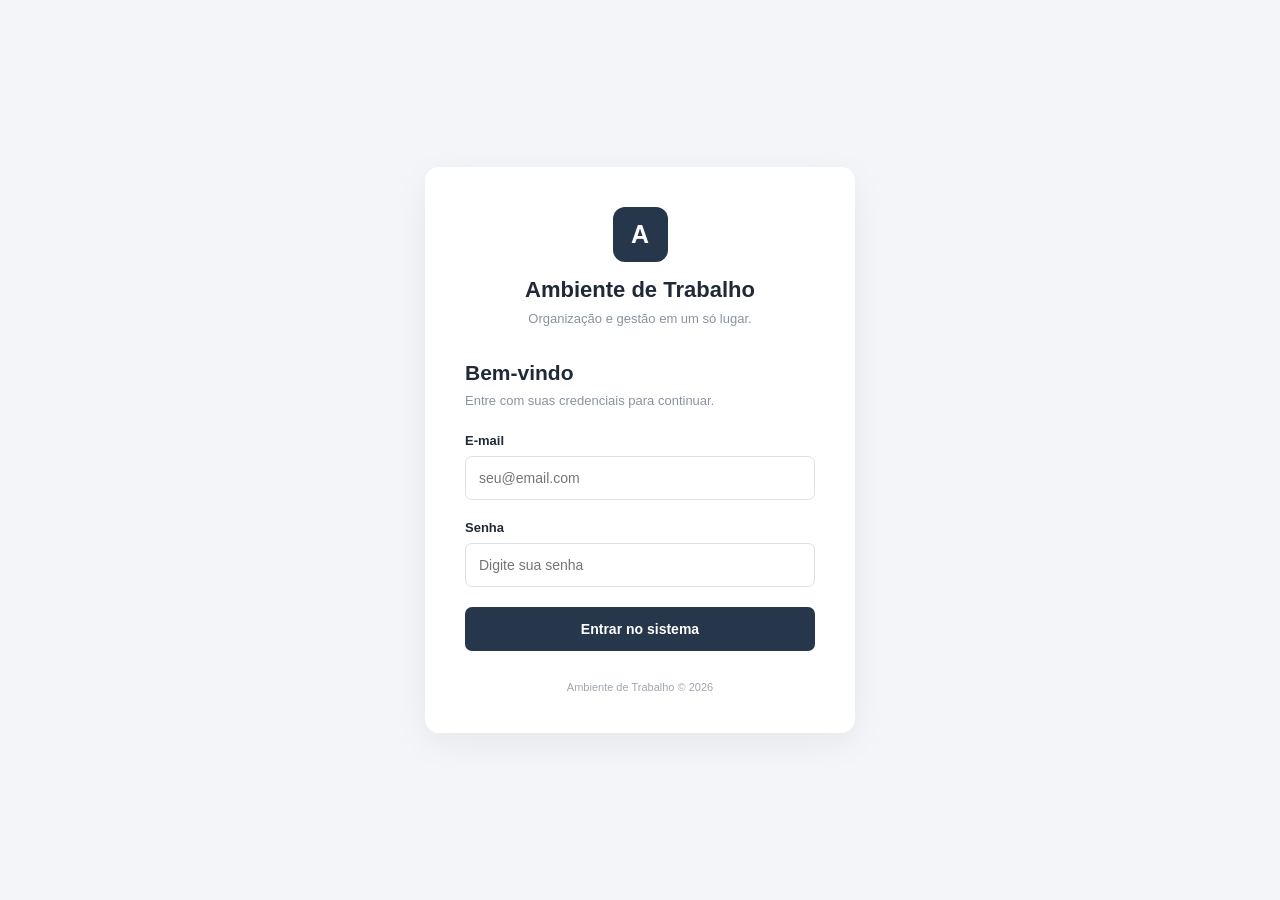
<file: index.html>
<!DOCTYPE html>
<html lang="pt-BR">
<head>
    <meta charset="UTF-8">
    <meta name="viewport" content="width=device-width, initial-scale=1.0">
    <title>Ambiente de Trabalho | Login</title>

    <link rel="stylesheet" href="./assets/css/style.css">
</head>

<body class="login-page">

    <main class="login-container">

        <div class="login-brand">
            <div class="brand-icon">A</div>
            <h1>Ambiente de Trabalho</h1>
            <p>Organização e gestão em um só lugar.</p>
        </div>

        <form id="loginForm">

            <div class="form-header">
                <h2>Bem-vindo</h2>
                <p>Entre com suas credenciais para continuar.</p>
            </div>

            <div class="form-group">
                <label for="email">E-mail</label>
                <input
                    type="email"
                    id="email"
                    placeholder="seu@email.com"
                    autocomplete="username"
                    required
                >
            </div>

            <div class="form-group">
                <label for="password">Senha</label>
                <input
                    type="password"
                    id="password"
                    placeholder="Digite sua senha"
                    autocomplete="current-password"
                    required
                >
            </div>

            <p id="loginMessage" class="message"></p>

            <button type="submit" id="loginButton">
                Entrar no sistema
            </button>

        </form>

        <footer>
            Ambiente de Trabalho © 2026
        </footer>

    </main>

    <script type="module" src="./assets/js/login.js"></script>

</body>
</html>
</file>
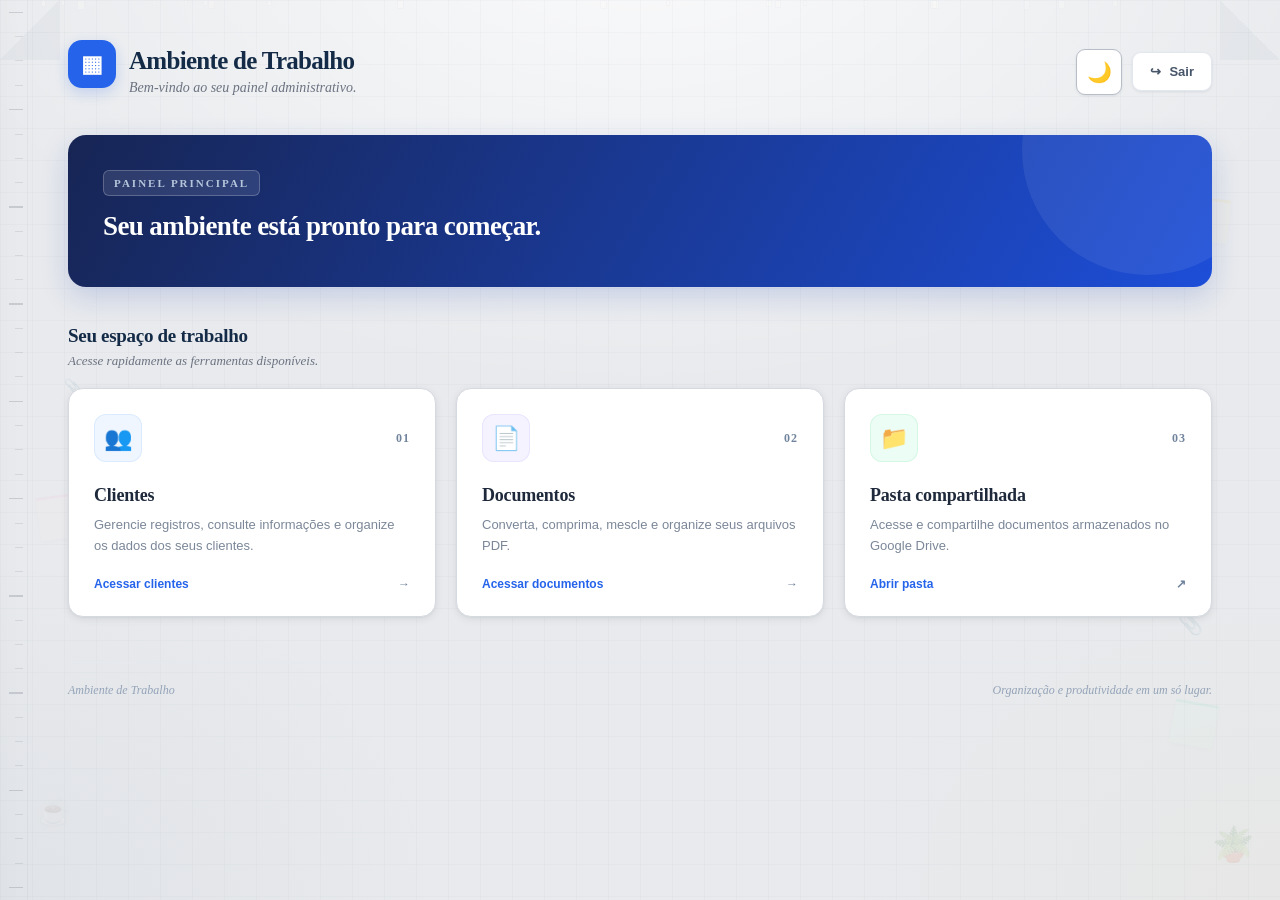
<file: app.html>
<!DOCTYPE html>
<html lang="pt-BR">
<head>
    <meta charset="UTF-8">
    <meta name="viewport" content="width=device-width, initial-scale=1.0">

    <title>Ambiente de Trabalho | Painel</title>

    <link rel="stylesheet" href="./assets/css/style.css">

    <script>
        // Aplica o tema ANTES do render (evita "flash" do tema errado)
        (function applyThemeEarly() {
            try {
                const saved = localStorage.getItem('juridico-theme');
                const prefersDark = window.matchMedia('(prefers-color-scheme: dark)').matches;
                const theme = saved || (prefersDark ? 'dark' : 'light');
                document.documentElement.setAttribute('data-theme', theme);
            } catch (e) {
                document.documentElement.setAttribute('data-theme', 'light');
            }
        })();
    </script>

    <style>
        /* ============================================================
           TEMA ESCRITÓRIO PROFISSIONAL — LIGHT + DARK
           Painel / Dashboard
           ============================================================ */

        /* ---------- MODO CLARO (padrão) ---------- */
        :root {
            --primary: #1e3a5f;
            --primary-dark: #142b47;
            --primary-light: #3b5b82;
            --accent: #2563eb;
            --accent-glow: #60a5fa;
            --accent-soft: #dbeafe;
            --gold: #b8860b;
            --gold-light: #daa520;

            --background: #e8eaed;
            --background-2: #dde0e4;
            --surface: #ffffff;
            --surface-alt: #f7f8fa;
            --surface-raised: #fbfcfd;

            --border: #d5d9e0;
            --border-light: #e5e8ed;
            --border-strong: #b8bec8;

            --text: #1f2937;
            --heading-text: #142b47;
            --muted: #6b7280;

            --success: #15803d;
            --danger: #dc2626;

            --shadow-sm: 0 1px 3px rgba(15, 23, 42, .08);
            --shadow: 0 2px 8px rgba(15, 23, 42, .08), 0 1px 3px rgba(15, 23, 42, .05);
            --shadow-md: 0 4px 16px rgba(15, 23, 42, .1), 0 2px 6px rgba(15, 23, 42, .06);
            --shadow-lg: 0 10px 32px rgba(15, 23, 42, .12), 0 4px 12px rgba(15, 23, 42, .07);

            --grid-color: rgba(30, 58, 95, .025);
            --ambient-top: rgba(255, 255, 255, .8);
            --ambient-corner-1: rgba(30, 58, 95, .04);
            --ambient-corner-2: rgba(184, 134, 11, .03);
            --vignette: transparent;

            --deco-opacity-high: .14;
            --deco-opacity-mid: .12;
            --deco-opacity-low: .1;

            --ruler-line: rgba(30, 58, 95, .08);
            --ruler-tick: #4b5563;
            --fold-corner-color: rgba(30, 58, 95, .03);

            --sticky-yellow-bg: #fef3c7;
            --sticky-yellow-border: #fcd34d;
            --sticky-pink-bg: #fce7f3;
            --sticky-pink-border: #f9a8d4;
            --sticky-green-bg: #d1fae5;
            --sticky-green-border: #6ee7b7;
            --sticky-blue-bg: #dbeafe;
            --sticky-blue-border: #93c5fd;

            --paper-particle-bg: #fdfcf7;
            --paper-particle-border: #e5e8ed;

            --welcome-bg-from: #172554;
            --welcome-bg-to: #1d4ed8;
            --welcome-shadow: rgba(30, 64, 175, .18);
            --welcome-text: #ffffff;
            --welcome-muted: #dbeafe;
            --welcome-label-bg: rgba(255, 255, 255, .10);
            --welcome-label-border: rgba(255, 255, 255, .22);
            --welcome-label-text: #dbeafe;
            --welcome-circle: rgba(255, 255, 255, .07);

            --card-number-color: #cbd5e1;
            --card-title-color: #1e293b;
            --card-desc-color: #7b8798;
            --card-footer-color: #2563eb;
            --card-hover-border: #bfdbfe;
            --card-hover-shadow: rgba(15, 23, 42, .09);

            --icon-blue-bg: #eff6ff;
            --icon-purple-bg: #f5f3ff;
            --icon-green-bg: #ecfdf5;

            --footer-border: #e5eaf1;
            --footer-text: #94a3b8;

            --brand-icon-bg: #2563eb;
            --brand-icon-shadow: rgba(37, 99, 235, .2);

            --logout-border: #e2e8f0;
            --logout-text: #475569;
            --logout-hover-bg: #fff1f2;
            --logout-hover-border: #fecdd3;
            --logout-hover-text: #e11d48;

            --font-serif: 'Georgia', 'Times New Roman', serif;
        }

        /* ---------- MODO ESCURO ---------- */
        [data-theme="dark"] {
            --primary: #4a7bc8;
            --primary-dark: #355e9e;
            --primary-light: #7ca4dd;
            --accent: #5b9bd5;
            --accent-glow: #8ab8e8;
            --accent-soft: #1a2a42;
            --gold: #c9a227;
            --gold-light: #e0bb4a;

            --background: #0d1117;
            --background-2: #111721;
            --surface: #161c28;
            --surface-alt: #1a2130;
            --surface-raised: #1e2638;

            --border: #2a3348;
            --border-light: #343e56;
            --border-strong: #465272;

            --text: #d4dae6;
            --heading-text: #d4dae6;
            --muted: #8b95a8;

            --success: #4ade80;
            --danger: #f87171;

            --shadow-sm: 0 1px 3px rgba(0, 0, 0, .4);
            --shadow: 0 2px 8px rgba(0, 0, 0, .45), 0 1px 3px rgba(0, 0, 0, .3);
            --shadow-md: 0 4px 16px rgba(0, 0, 0, .5), 0 2px 6px rgba(0, 0, 0, .35);
            --shadow-lg: 0 10px 32px rgba(0, 0, 0, .6), 0 4px 12px rgba(0, 0, 0, .4);

            --grid-color: rgba(90, 130, 190, .03);
            --ambient-top: rgba(74, 123, 200, .08);
            --ambient-corner-1: rgba(74, 123, 200, .04);
            --ambient-corner-2: rgba(201, 162, 39, .03);
            --vignette: rgba(0, 0, 0, .35);

            --deco-opacity-high: .08;
            --deco-opacity-mid: .07;
            --deco-opacity-low: .05;

            --ruler-line: rgba(74, 123, 200, .08);
            --ruler-tick: #8ab8e8;
            --fold-corner-color: rgba(74, 123, 200, .04);

            --sticky-yellow-bg: #3d3518;
            --sticky-yellow-border: #8a7a2a;
            --sticky-pink-bg: #3a1f2c;
            --sticky-pink-border: #8a4a62;
            --sticky-green-bg: #1a3329;
            --sticky-green-border: #2a6b4a;
            --sticky-blue-bg: #1a2a42;
            --sticky-blue-border: #3a5f8a;

            --paper-particle-bg: #2a3348;
            --paper-particle-border: #343e56;

            --welcome-bg-from: #0f1a3a;
            --welcome-bg-to: #1e3a6e;
            --welcome-shadow: rgba(0, 0, 0, .55);
            --welcome-text: #e8f0fa;
            --welcome-muted: #8ab8e8;
            --welcome-label-bg: rgba(91, 155, 213, .12);
            --welcome-label-border: rgba(91, 155, 213, .35);
            --welcome-label-text: #8ab8e8;
            --welcome-circle: rgba(91, 155, 213, .08);

            --card-number-color: #465272;
            --card-title-color: #d4dae6;
            --card-desc-color: #8b95a8;
            --card-footer-color: #8ab8e8;
            --card-hover-border: #465272;
            --card-hover-shadow: rgba(0, 0, 0, .55);

            --icon-blue-bg: #1a2a42;
            --icon-purple-bg: #241a3a;
            --icon-green-bg: #1a3329;

            --footer-border: #2a3348;
            --footer-text: #6b7891;

            --brand-icon-bg: #4a7bc8;
            --brand-icon-shadow: rgba(74, 123, 200, .35);

            --logout-border: #2a3348;
            --logout-text: #8b95a8;
            --logout-hover-bg: rgba(248, 113, 113, .12);
            --logout-hover-border: rgba(248, 113, 113, .35);
            --logout-hover-text: #f87171;
        }

        /* ---------- BASE ---------- */

        * { box-sizing: border-box; }

        html { scroll-behavior: smooth; }

        /* Transição suave ao alternar tema */
        html.theme-transitioning,
        html.theme-transitioning *,
        html.theme-transitioning *::before,
        html.theme-transitioning *::after {
            transition: background-color .45s ease,
                        color .45s ease,
                        border-color .45s ease,
                        box-shadow .45s ease,
                        fill .45s ease,
                        stroke .45s ease !important;
        }

        body {
            margin: 0;
            min-height: 100vh;
            background: var(--background);
            background-image:
                linear-gradient(var(--grid-color) 1px, transparent 1px),
                linear-gradient(90deg, var(--grid-color) 1px, transparent 1px),
                radial-gradient(ellipse 1200px 800px at 50% -10%, var(--ambient-top) 0%, transparent 60%),
                radial-gradient(ellipse 900px 700px at 0% 100%, var(--ambient-corner-1) 0%, transparent 50%),
                radial-gradient(ellipse 900px 700px at 100% 100%, var(--ambient-corner-2) 0%, transparent 50%),
                radial-gradient(ellipse 1400px 900px at 50% 50%, transparent 40%, var(--vignette) 100%);
            background-size: 32px 32px, 32px 32px, 100% 100%, 100% 100%, 100% 100%, 100% 100%;
            background-attachment: fixed;
            color: var(--text);
            font-family: Inter, -apple-system, BlinkMacSystemFont,
                         "Segoe UI", sans-serif;
            position: relative;
            overflow-x: hidden;
        }

        /* ============================================================
           ATMOSFERA (decorativa, não intercepta cliques)
           ============================================================ */

        .atmosphere {
            position: fixed;
            inset: 0;
            pointer-events: none;
            z-index: 0;
            overflow: hidden;
        }

        .paperclip {
            position: absolute;
            font-size: 18px;
            color: var(--ruler-tick);
            opacity: var(--deco-opacity-mid);
            animation: clip-float var(--dur, 20s) ease-in-out infinite;
            animation-delay: var(--delay, 0s);
            transform-origin: center;
            filter: drop-shadow(0 0 6px rgba(138, 184, 232, .15));
        }

        @keyframes clip-float {
            0%, 100% { transform: translateY(0) rotate(-15deg) scale(1); }
            50% { transform: translateY(-25px) rotate(15deg) scale(1.1); }
        }

        .sticky-note-deco {
            position: absolute;
            width: 44px;
            height: 44px;
            opacity: var(--deco-opacity-low);
            transform: rotate(-8deg);
            box-shadow: 0 2px 6px rgba(0, 0, 0, .15);
            animation: sticky-bob var(--dur, 8s) ease-in-out infinite;
            animation-delay: var(--delay, 0s);
            border-radius: 1px;
        }

        .sticky-note-deco.yellow {
            background: var(--sticky-yellow-bg);
            border-top: 3px solid var(--sticky-yellow-border);
        }
        .sticky-note-deco.pink {
            background: var(--sticky-pink-bg);
            border-top: 3px solid var(--sticky-pink-border);
        }
        .sticky-note-deco.green {
            background: var(--sticky-green-bg);
            border-top: 3px solid var(--sticky-green-border);
        }
        .sticky-note-deco.blue {
            background: var(--sticky-blue-bg);
            border-top: 3px solid var(--sticky-blue-border);
        }

        @keyframes sticky-bob {
            0%, 100% { transform: rotate(-8deg) translateY(0); }
            50% { transform: rotate(-4deg) translateY(-8px); }
        }

        .pen-float {
            position: absolute;
            font-size: 20px;
            opacity: var(--deco-opacity-low);
            animation: pen-drift var(--dur, 15s) ease-in-out infinite;
            animation-delay: var(--delay, 0s);
            filter: drop-shadow(0 0 4px rgba(138, 184, 232, .1));
        }

        @keyframes pen-drift {
            0%, 100% { transform: translate(0, 0) rotate(-20deg); }
            33% { transform: translate(15px, -20px) rotate(5deg); }
            66% { transform: translate(-10px, 10px) rotate(-35deg); }
        }

        .paper-particle {
            position: absolute;
            width: 6px;
            height: 8px;
            background: var(--paper-particle-bg);
            border: 1px solid var(--paper-particle-border);
            opacity: .3;
            animation: paper-fall var(--dur, 18s) linear infinite;
            animation-delay: var(--delay, 0s);
            border-radius: 1px;
        }

        @keyframes paper-fall {
            0% { transform: translateY(-10px) rotate(0deg); opacity: 0; }
            10% { opacity: .35; }
            90% { opacity: .2; }
            100% { transform: translateY(105vh) rotate(720deg) translateX(var(--drift, 40px)); opacity: 0; }
        }

        .ruler-edge {
            position: absolute;
            left: 0;
            top: 0;
            bottom: 0;
            width: 28px;
            background: linear-gradient(90deg,
                var(--grid-color) 0%,
                transparent 100%);
            border-right: 1px solid var(--ruler-line);
            display: flex;
            flex-direction: column;
            justify-content: space-around;
            align-items: flex-end;
            padding-right: 4px;
            opacity: .4;
        }

        .ruler-tick {
            width: 8px;
            height: 1px;
            background: var(--ruler-tick);
            opacity: .3;
        }

        .ruler-tick.major {
            width: 14px;
            height: 1.5px;
            opacity: .5;
        }

        .fold-corner {
            position: absolute;
            width: 60px;
            height: 60px;
            pointer-events: none;
        }

        .fold-corner.tl {
            top: 0; left: 0;
            background: linear-gradient(135deg, transparent 50%, var(--fold-corner-color) 50%);
        }

        .fold-corner.tr {
            top: 0; right: 0;
            background: linear-gradient(-135deg, transparent 50%, var(--fold-corner-color) 50%);
        }

        .coffee-steam {
            position: absolute;
            bottom: 8%;
            left: 3%;
            font-size: 26px;
            opacity: var(--deco-opacity-low);
            animation: coffee-bob 6s ease-in-out infinite;
            filter: drop-shadow(0 0 8px rgba(201, 162, 39, .2));
        }

        @keyframes coffee-bob {
            0%, 100% { transform: translateY(0) rotate(-3deg); }
            50% { transform: translateY(-6px) rotate(3deg); }
        }

        .plant-deco {
            position: absolute;
            bottom: 4%;
            right: 2%;
            font-size: 34px;
            opacity: var(--deco-opacity-low);
            animation: plant-sway 5s ease-in-out infinite;
            transform-origin: bottom center;
            filter: drop-shadow(0 0 8px rgba(74, 222, 128, .15));
        }

        @keyframes plant-sway {
            0%, 100% { transform: rotate(-2deg); }
            50% { transform: rotate(3deg); }
        }

        /* ============================================================
           LAYOUT
           ============================================================ */

        .dashboard-container {
            width: 100%;
            max-width: 1200px;
            margin: 0 auto;
            padding: 40px 28px 60px;
            position: relative;
            z-index: 1;
        }

        /* ============================================================
           CABEÇALHO
           ============================================================ */

        .dashboard-header {
            display: flex;
            align-items: center;
            justify-content: space-between;
            gap: 20px;
            margin-bottom: 32px;
        }

        .header-title {
            display: flex;
            align-items: center;
            gap: 13px;
        }

        .brand-icon {
            width: 48px;
            height: 48px;
            display: flex;
            align-items: center;
            justify-content: center;
            background: var(--brand-icon-bg);
            color: white;
            border-radius: 14px;
            font-size: 23px;
            box-shadow: 0 5px 14px var(--brand-icon-shadow);
            transition: transform .3s ease;
        }

        .dashboard-header:hover .brand-icon {
            transform: rotate(-4deg) scale(1.05);
        }

        .dashboard-header h1 {
            margin: 0;
            font-size: 25px;
            font-weight: 750;
            letter-spacing: -0.7px;
            color: var(--heading-text);
            font-family: var(--font-serif);
        }

        .dashboard-header p {
            margin: 5px 0 0;
            color: var(--muted);
            font-size: 14px;
            font-style: italic;
            font-family: var(--font-serif);
        }

        .header-actions {
            display: flex;
            align-items: center;
            gap: 10px;
        }

        /* ---------- BOTÃO DE TEMA ---------- */

        .theme-toggle {
            width: 46px;
            height: 46px;
            display: flex;
            align-items: center;
            justify-content: center;
            background: var(--surface);
            color: var(--accent);
            border: 1px solid var(--border-strong);
            border-radius: 9px;
            cursor: pointer;
            transition: .25s cubic-bezier(.4, 0, .2, 1);
            position: relative;
            overflow: hidden;
            box-shadow: var(--shadow-sm);
            font-size: 20px;
            line-height: 1;
            flex-shrink: 0;
        }

        .theme-toggle::before {
            content: '';
            position: absolute;
            inset: 0;
            background: linear-gradient(120deg, transparent, rgba(201, 162, 39, .12), transparent);
            transform: translateX(-100%);
            transition: transform .6s;
        }

        .theme-toggle:hover::before { transform: translateX(100%); }

        .theme-toggle:hover {
            background: var(--surface-alt);
            border-color: var(--accent);
            transform: translateY(-2px);
            box-shadow: var(--shadow-md), 0 0 20px rgba(91, 155, 213, .2);
        }

        .theme-toggle:active {
            transform: translateY(0) scale(.95);
        }

        .theme-toggle .icon {
            display: inline-block;
            transition: transform .55s cubic-bezier(.4, 0, .2, 1), opacity .3s;
        }

        .theme-toggle .icon-sun { display: none; }
        .theme-toggle .icon-moon { display: inline-block; }

        [data-theme="dark"] .theme-toggle .icon-sun { display: inline-block; }
        [data-theme="dark"] .theme-toggle .icon-moon { display: none; }

        .theme-toggle.animating .icon {
            transform: rotate(360deg) scale(.6);
        }

        .logout-button {
            display: flex;
            align-items: center;
            gap: 8px;
            padding: 11px 17px;
            border: 1px solid var(--logout-border);
            border-radius: 9px;
            background: var(--surface);
            color: var(--logout-text);
            font-size: 13px;
            font-weight: 650;
            cursor: pointer;
            transition: 0.2s;
            box-shadow: var(--shadow-sm);
        }

        .logout-button:hover {
            background: var(--logout-hover-bg);
            border-color: var(--logout-hover-border);
            color: var(--logout-hover-text);
            transform: translateY(-2px);
            box-shadow: var(--shadow-md);
        }

        /* ============================================================
           BOAS-VINDAS
           ============================================================ */

        .welcome-card {
            position: relative;
            overflow: hidden;
            padding: 35px;
            margin-bottom: 38px;
            border-radius: 18px;
            background: linear-gradient(120deg, var(--welcome-bg-from), var(--welcome-bg-to));
            color: var(--welcome-text);
            box-shadow: 0 10px 28px var(--welcome-shadow);
        }

        .welcome-card::after {
            content: "";
            position: absolute;
            width: 250px;
            height: 250px;
            right: -60px;
            top: -110px;
            border-radius: 50%;
            background: var(--welcome-circle);
        }

        .welcome-label {
            display: inline-block;
            padding: 6px 10px;
            margin-bottom: 15px;
            border: 1px solid var(--welcome-label-border);
            border-radius: 6px;
            background: var(--welcome-label-bg);
            color: var(--welcome-label-text);
            font-size: 10px;
            font-weight: 750;
            letter-spacing: 1.2px;
            font-family: var(--font-serif);
        }

        .welcome-card h2 {
            position: relative;
            z-index: 1;
            margin: 0 0 10px;
            font-size: 27px;
            font-weight: 700;
            letter-spacing: -0.6px;
            font-family: var(--font-serif);
        }

        .welcome-card p {
            position: relative;
            z-index: 1;
            margin: 0;
            color: var(--welcome-muted);
            font-size: 14px;
            line-height: 1.6;
            overflow-wrap: anywhere;
        }

        /* ============================================================
           SEÇÃO DE FERRAMENTAS
           ============================================================ */

        .section-heading {
            margin-bottom: 19px;
        }

        .section-heading h2 {
            margin: 0 0 6px;
            font-size: 19px;
            font-weight: 750;
            letter-spacing: -0.3px;
            color: var(--heading-text);
            font-family: var(--font-serif);
        }

        .section-heading p {
            margin: 0;
            color: var(--muted);
            font-size: 13px;
            font-style: italic;
            font-family: var(--font-serif);
        }

        .dashboard-grid {
            display: grid;
            grid-template-columns: repeat(3, minmax(0, 1fr));
            gap: 20px;
        }

        /* ============================================================
           CARTÕES
           ============================================================ */

        .dashboard-card {
            position: relative;
            display: flex;
            flex-direction: column;
            min-height: 215px;
            padding: 25px;
            overflow: hidden;
            border: 1px solid var(--border);
            border-radius: 15px;
            background: var(--surface);
            color: inherit;
            text-decoration: none;
            box-shadow: var(--shadow);
            transition: transform 0.25s, box-shadow 0.25s,
                        border-color 0.25s;
        }

        .dashboard-card::before {
            content: '';
            position: absolute;
            top: 0;
            left: 0;
            right: 0;
            height: 3px;
            background: linear-gradient(90deg,
                var(--primary) 0%,
                var(--accent) 50%,
                var(--gold) 100%);
            opacity: 0;
            transition: opacity .3s ease;
        }

        .dashboard-card:hover {
            transform: translateY(-5px);
            border-color: var(--card-hover-border);
            box-shadow: 0 12px 28px var(--card-hover-shadow);
        }

        .dashboard-card:hover::before {
            opacity: .85;
        }

        .card-top {
            display: flex;
            align-items: center;
            justify-content: space-between;
            margin-bottom: 23px;
        }

        .card-icon {
            width: 48px;
            height: 48px;
            display: flex;
            align-items: center;
            justify-content: center;
            border-radius: 12px;
            font-size: 23px;
            transition: transform .3s ease, box-shadow .3s ease;
        }

        .dashboard-card:hover .card-icon {
            transform: rotate(-6deg) scale(1.05);
        }

        .icon-blue {
            background: var(--icon-blue-bg);
            box-shadow: inset 0 0 0 1px rgba(96, 165, 250, .15);
        }

        .icon-purple {
            background: var(--icon-purple-bg);
            box-shadow: inset 0 0 0 1px rgba(167, 139, 250, .15);
        }

        .icon-green {
            background: var(--icon-green-bg);
            box-shadow: inset 0 0 0 1px rgba(74, 222, 128, .15);
        }

        .card-number {
            color: var(--card-number-color);
            font-size: 13px;
            font-weight: 750;
            letter-spacing: 1px;
            font-family: var(--font-serif);
        }

        .dashboard-card h3 {
            margin: 0 0 9px;
            color: var(--card-title-color);
            font-size: 18px;
            font-weight: 750;
            font-family: var(--font-serif);
            letter-spacing: -.2px;
        }

        .dashboard-card p {
            margin: 0;
            color: var(--card-desc-color);
            font-size: 13px;
            line-height: 1.6;
        }

        .card-footer {
            display: flex;
            align-items: center;
            justify-content: space-between;
            margin-top: auto;
            padding-top: 20px;
            color: var(--card-footer-color);
            font-size: 12px;
            font-weight: 700;
        }

        .card-arrow {
            font-size: 18px;
            transition: transform 0.2s;
        }

        .dashboard-card:hover .card-arrow {
            transform: translateX(5px);
        }

        /* ============================================================
           RODAPÉ
           ============================================================ */

        .dashboard-footer {
            display: flex;
            justify-content: space-between;
            align-items: center;
            gap: 15px;
            margin-top: 45px;
            padding-top: 20px;
            border-top: 1px solid var(--footer-border);
            color: var(--footer-text);
            font-size: 12px;
            font-style: italic;
            font-family: var(--font-serif);
        }

        /* ============================================================
           SCROLLBAR
           ============================================================ */

        ::-webkit-scrollbar { width: 12px; height: 12px; }
        ::-webkit-scrollbar-track {
            background: var(--surface-alt);
            border-radius: 6px;
        }
        ::-webkit-scrollbar-thumb {
            background: linear-gradient(180deg, var(--border-strong), var(--border));
            border-radius: 6px;
            border: 2px solid var(--surface-alt);
        }
        ::-webkit-scrollbar-thumb:hover {
            background: var(--primary-light);
            border: 2px solid var(--surface-alt);
        }

        ::selection {
            background: rgba(37, 99, 235, .18);
            color: var(--primary-dark);
        }

        [data-theme="dark"] ::selection {
            background: rgba(91, 155, 213, .35);
            color: #fff;
        }

        /* ============================================================
           RESPONSIVIDADE
           ============================================================ */

        @media (max-width: 850px) {
            .dashboard-grid {
                grid-template-columns: repeat(2, minmax(0, 1fr));
            }
        }

        @media (max-width: 600px) {
            .dashboard-container {
                padding: 25px 16px 40px;
            }

            .dashboard-header {
                align-items: flex-start;
                flex-wrap: wrap;
            }

            .header-title {
                align-items: flex-start;
            }

            .brand-icon {
                width: 42px;
                height: 42px;
                flex-shrink: 0;
            }

            .dashboard-header h1 {
                font-size: 20px;
            }

            .dashboard-header p {
                font-size: 12px;
            }

            .header-actions {
                margin-left: auto;
            }

            .theme-toggle {
                width: 42px;
                height: 42px;
                font-size: 18px;
            }

            .logout-button {
                padding: 10px 12px;
            }

            .welcome-card {
                padding: 26px 22px;
                margin-bottom: 30px;
            }

            .welcome-card h2 {
                font-size: 22px;
            }

            .dashboard-grid {
                grid-template-columns: 1fr;
                gap: 14px;
            }

            .dashboard-card {
                min-height: 195px;
                padding: 21px;
            }

            .dashboard-footer {
                align-items: flex-start;
                flex-direction: column;
            }
        }

        @media (prefers-reduced-motion: reduce) {
            *, *::before, *::after {
                animation-duration: .01ms !important;
                animation-iteration-count: 1 !important;
                transition-duration: .01ms !important;
            }
            .paper-particle, .paperclip, .pen-float { display: none; }
            html.theme-transitioning,
            html.theme-transitioning * { transition: none !important; }
        }

        /* Alto contraste */
        @media (prefers-contrast: more) {
            [data-theme="dark"] {
                --border: #465272;
                --border-strong: #6b7a9e;
                --muted: #b8c2d4;
                --text: #ffffff;
            }
        }
    </style>
</head>

<body>

    <!-- ========================= ATMOSFERA ========================= -->
    <div class="atmosphere" aria-hidden="true">

        <div class="ruler-edge" id="rulerEdge"></div>

        <div class="fold-corner tl"></div>
        <div class="fold-corner tr"></div>

        <div class="paperclip" style="top: 15%; left: 8%;  --dur:22s; --delay:0s;">📎</div>
        <div class="paperclip" style="top: 42%; left: 5%;  --dur:28s; --delay:-6s; font-size:14px;">📎</div>
        <div class="paperclip" style="top: 68%; right: 6%; --dur:24s; --delay:-10s; font-size:20px;">📎</div>

        <div class="sticky-note-deco yellow" style="top: 22%; right: 4%;  --dur:9s;  --delay:-1s; transform: rotate(6deg);"></div>
        <div class="sticky-note-deco pink"   style="top: 55%; left: 3%;   --dur:11s; --delay:-4s;"></div>
        <div class="sticky-note-deco green"  style="top: 78%; right: 5%;  --dur:10s; --delay:-7s; transform: rotate(10deg);"></div>

        <div class="pen-float" style="top: 18%; right: 12%; --dur:18s; --delay:0s;">✏️</div>
        <div class="pen-float" style="top: 58%; left: 7%;  --dur:20s; --delay:-8s; font-size:16px;">🖊️</div>

        <div class="coffee-steam">☕</div>
        <div class="plant-deco">🪴</div>

        <div id="paperParticles"></div>
    </div>

    <!-- ========================= CONTEÚDO ========================= -->
    <main class="dashboard-container">

        <!-- CABEÇALHO -->

        <header class="dashboard-header">

            <div class="header-title">

                <div class="brand-icon">▦</div>

                <div>
                    <h1>Ambiente de Trabalho</h1>
                    <p>Bem-vindo ao seu painel administrativo.</p>
                </div>

            </div>

            <div class="header-actions">

                <button type="button"
                        class="theme-toggle"
                        id="themeToggle"
                        aria-label="Alternar tema claro/escuro"
                        aria-pressed="false"
                        title="Alternar tema">
                    <span class="icon icon-moon" aria-hidden="true">🌙</span>
                    <span class="icon icon-sun" aria-hidden="true">☀️</span>
                </button>

                <button id="logoutButton" class="logout-button">
                    <span>↪</span>
                    Sair
                </button>

            </div>

        </header>

        <!-- BOAS-VINDAS -->

        <section class="welcome-card">

            <span class="welcome-label">PAINEL PRINCIPAL</span>

            <h2>Seu ambiente está pronto para começar.</h2>

            <p id="userEmail"></p>

        </section>

        <!-- FERRAMENTAS -->

        <div class="section-heading">
            <h2>Seu espaço de trabalho</h2>
            <p>Acesse rapidamente as ferramentas disponíveis.</p>
        </div>

        <section class="dashboard-grid">

            <!-- CLIENTES -->

            <a href="./clientes.html" class="dashboard-card">

                <div class="card-top">

                    <div class="card-icon icon-blue">👥</div>

                    <span class="card-number">01</span>

                </div>

                <h3>Clientes</h3>

                <p>
                    Gerencie registros, consulte informações
                    e organize os dados dos seus clientes.
                </p>

                <div class="card-footer">
                    Acessar clientes
                    <span class="card-arrow">→</span>
                </div>

            </a>

            <!-- DOCUMENTOS -->

            <a href="./documentos.html" class="dashboard-card">

                <div class="card-top">

                    <div class="card-icon icon-purple">📄</div>

                    <span class="card-number">02</span>

                </div>

                <h3>Documentos</h3>

                <p>
                    Converta, comprima, mescle e organize
                    seus arquivos PDF.
                </p>

                <div class="card-footer">
                    Acessar documentos
                    <span class="card-arrow">→</span>
                </div>

            </a>

            <!-- PASTA COMPARTILHADA -->

            <a
                href="https://drive.google.com/drive/folders/17NwWSCVw6uxuZH5IiI1DxRfEMjeuhZeH?usp=drive_link"
                class="dashboard-card"
                target="_blank"
                rel="noopener noreferrer"
            >

                <div class="card-top">

                    <div class="card-icon icon-green">📁</div>

                    <span class="card-number">03</span>

                </div>

                <h3>Pasta compartilhada</h3>

                <p>
                    Acesse e compartilhe documentos
                    armazenados no Google Drive.
                </p>

                <div class="card-footer">
                    Abrir pasta
                    <span class="card-arrow">↗</span>
                </div>

            </a>

        </section>

        <!-- RODAPÉ -->

        <footer class="dashboard-footer">

            <span>Ambiente de Trabalho</span>

            <span>Organização e produtividade em um só lugar.</span>

        </footer>

    </main>

    <!-- ========================= JS: TEMA + ATMOSFERA ========================= -->
    <script>
        (function initTheme() {
            const root = document.documentElement;
            const toggle = document.getElementById('themeToggle');
            if (!toggle) return;

            const STORAGE_KEY = 'juridico-theme';

            function setTheme(theme, animate = true) {
                if (animate) {
                    root.classList.add('theme-transitioning');
                }

                root.setAttribute('data-theme', theme);

                const isDark = theme === 'dark';
                toggle.setAttribute('aria-pressed', String(isDark));
                toggle.setAttribute('title', isDark ? 'Mudar para tema claro' : 'Mudar para tema escuro');
                toggle.setAttribute('aria-label', isDark ? 'Mudar para tema claro' : 'Mudar para tema escuro');

                toggle.classList.add('animating');
                setTimeout(() => toggle.classList.remove('animating'), 550);

                if (animate) {
                    setTimeout(() => root.classList.remove('theme-transitioning'), 500);
                }

                try { localStorage.setItem(STORAGE_KEY, theme); } catch (e) {}
            }

            const saved = (() => {
                try { return localStorage.getItem(STORAGE_KEY); } catch (e) { return null; }
            })();
            const prefersDark = window.matchMedia('(prefers-color-scheme: dark)').matches;
            const initial = saved || (prefersDark ? 'dark' : 'light');

            root.setAttribute('data-theme', initial);
            toggle.setAttribute('aria-pressed', String(initial === 'dark'));

            toggle.addEventListener('click', () => {
                const current = root.getAttribute('data-theme') || 'light';
                const next = current === 'dark' ? 'light' : 'dark';
                setTheme(next, true);
            });

            const mq = window.matchMedia('(prefers-color-scheme: dark)');
            const onChange = (e) => {
                const hasSaved = (() => {
                    try { return localStorage.getItem(STORAGE_KEY); } catch (err) { return null; }
                })();
                if (!hasSaved) {
                    setTheme(e.matches ? 'dark' : 'light', true);
                }
            };
            if (mq.addEventListener) mq.addEventListener('change', onChange);
            else if (mq.addListener) mq.addListener(onChange);

            document.addEventListener('keydown', (e) => {
                if (e.altKey && (e.key === 't' || e.key === 'T')) {
                    e.preventDefault();
                    toggle.click();
                }
            });
        })();

        (function generateOfficeAtmosphere() {

            const isReduced = window.matchMedia('(prefers-reduced-motion: reduce)').matches;
            if (isReduced) return;

            const ruler = document.getElementById('rulerEdge');
            if (ruler) {
                const tickCount = Math.floor(window.innerHeight / 24);
                for (let i = 0; i < tickCount; i++) {
                    const tick = document.createElement('div');
                    tick.className = 'ruler-tick' + (i % 4 === 0 ? ' major' : '');
                    ruler.appendChild(tick);
                }
            }

            const paperContainer = document.getElementById('paperParticles');
            if (paperContainer) {
                const PARTICLE_COUNT = 20;
                for (let i = 0; i < PARTICLE_COUNT; i++) {
                    const p = document.createElement('div');
                    p.className = 'paper-particle';
                    p.style.left = Math.random() * 100 + '%';
                    p.style.setProperty('--dur', (12 + Math.random() * 14).toFixed(2) + 's');
                    p.style.setProperty('--delay', (-Math.random() * 25).toFixed(2) + 's');
                    p.style.setProperty('--drift', (Math.random() * 100 - 50).toFixed(0) + 'px');
                    p.style.opacity = (.15 + Math.random() * .2).toFixed(2);
                    const size = 4 + Math.random() * 4;
                    p.style.width = size + 'px';
                    p.style.height = (size * 1.3) + 'px';
                    paperContainer.appendChild(p);
                }
            }
        })();
    </script>

    <script type="module" src="./assets/js/app.js"></script>

</body>
</html>
</file>
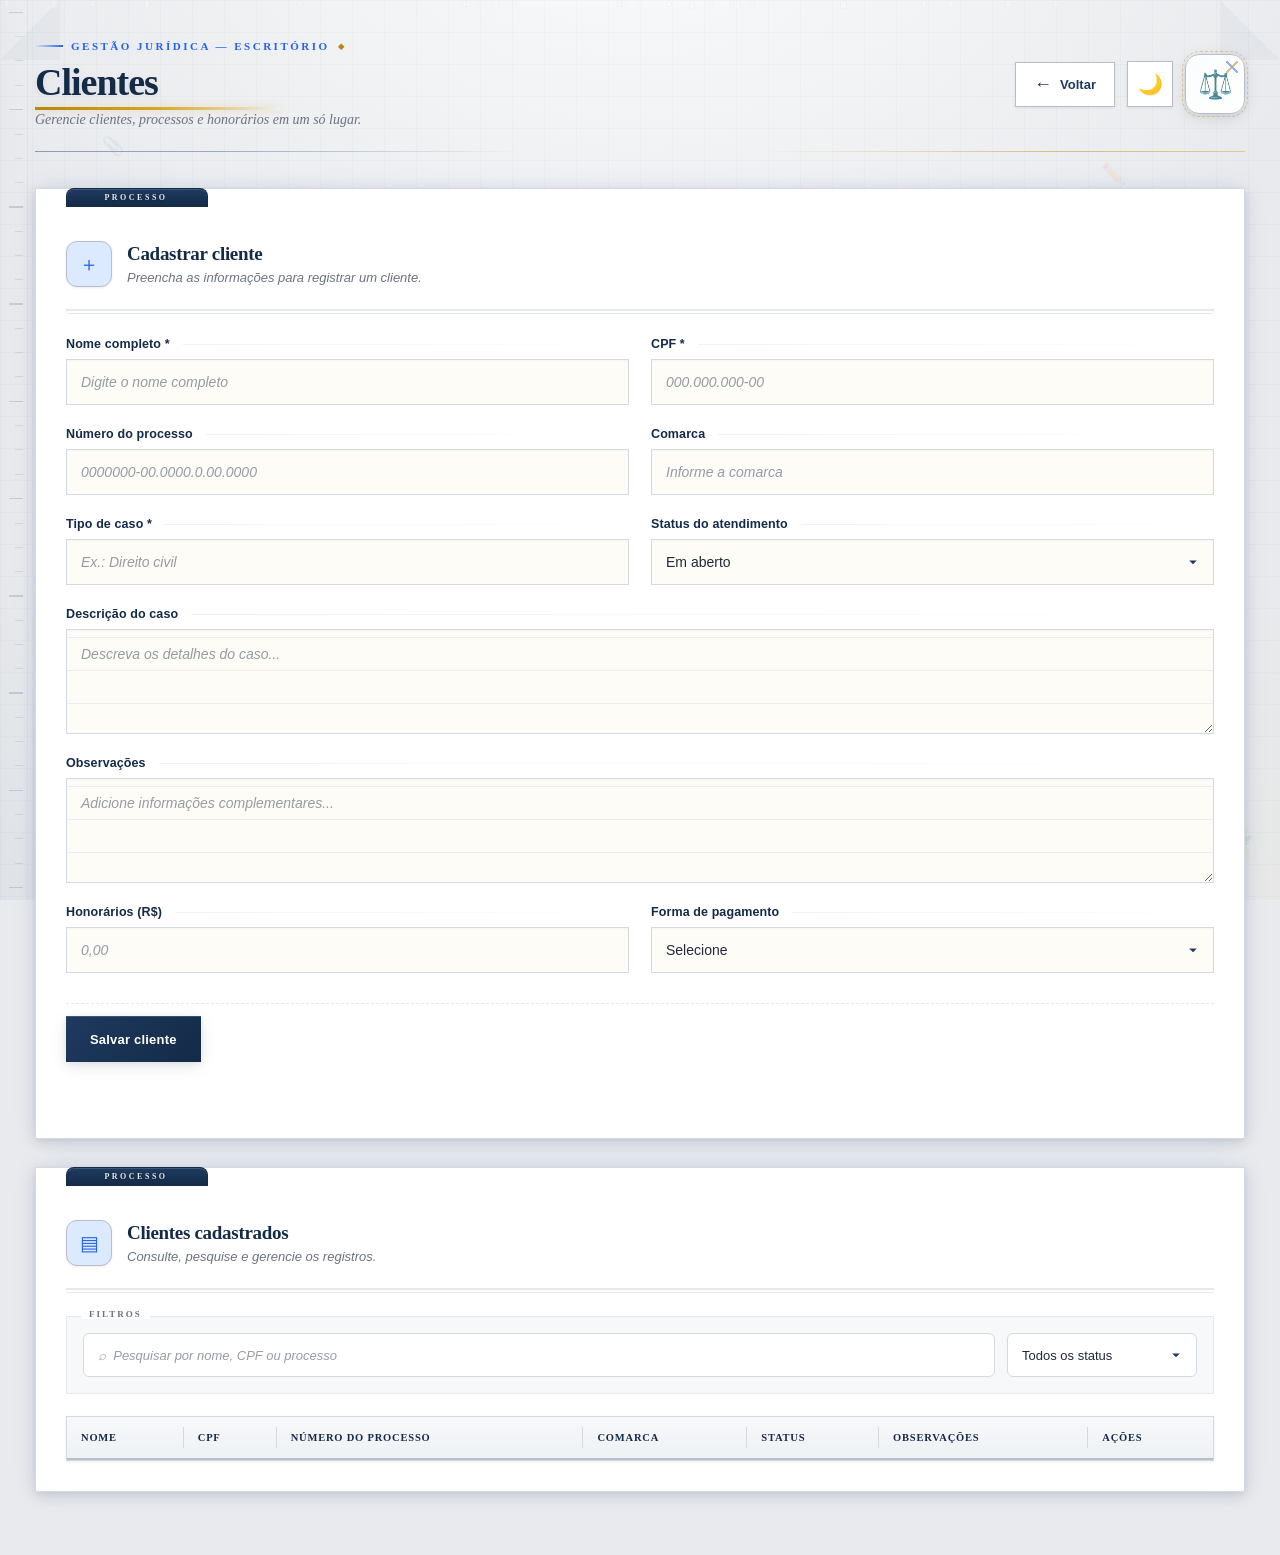
<file: clientes.html>
<!DOCTYPE html>
<html lang="pt-BR">
<head>
    <meta charset="UTF-8">
    <meta name="viewport" content="width=device-width, initial-scale=1.0">
    <title>Clientes | Gestão Jurídica — Office Edition</title>

    <link rel="stylesheet" href="./assets/css/style.css">

    <script>
        // Aplica o tema ANTES do render (evita "flash" do tema errado)
        (function applyThemeEarly() {
            try {
                const saved = localStorage.getItem('juridico-theme');
                const prefersDark = window.matchMedia('(prefers-color-scheme: dark)').matches;
                const theme = saved || (prefersDark ? 'dark' : 'light');
                document.documentElement.setAttribute('data-theme', theme);
            } catch (e) {
                document.documentElement.setAttribute('data-theme', 'light');
            }
        })();
    </script>

    <style>
        /* ============================================================
           TEMA ESCRITÓRIO PROFISSIONAL — LIGHT + DARK
           Alternância via [data-theme="dark"] no <html>
           ============================================================ */

        /* ---------- MODO CLARO (padrão) ---------- */
        :root {
            --primary: #1e3a5f;
            --primary-dark: #142b47;
            --primary-light: #3b5b82;
            --accent: #2563eb;
            --accent-glow: #60a5fa;
            --accent-soft: #dbeafe;
            --gold: #b8860b;
            --gold-light: #daa520;
            --gold-soft: #fef3c7;
            --leather: #5c2e1e;
            --leather-light: #8b4513;

            --paper: #fdfcf7;
            --paper-aged: #f5f0e1;
            --paper-shadow: #e8dfc8;

            --ink: #1a1a1a;
            --ink-blue: #1e3a8a;
            --ink-red: #991b1b;
            --graphite: #4b5563;

            --background: #e8eaed;
            --background-2: #dde0e4;
            --surface: #ffffff;
            --surface-alt: #f7f8fa;
            --surface-raised: #fbfcfd;

            --border: #d5d9e0;
            --border-light: #e5e8ed;
            --border-strong: #b8bec8;

            --text: #1f2937;
            --muted: #6b7280;

            --success: #15803d;
            --danger: #dc2626;
            --warning: #d97706;
            --info: #0284c7;

            --shadow-sm: 0 1px 3px rgba(15, 23, 42, .08);
            --shadow: 0 2px 8px rgba(15, 23, 42, .08), 0 1px 3px rgba(15, 23, 42, .05);
            --shadow-md: 0 4px 16px rgba(15, 23, 42, .1), 0 2px 6px rgba(15, 23, 42, .06);
            --shadow-lg: 0 10px 32px rgba(15, 23, 42, .12), 0 4px 12px rgba(15, 23, 42, .07);
            --shadow-paper: 0 1px 2px rgba(15, 23, 42, .05), 0 4px 12px rgba(15, 23, 42, .06);
            --shadow-glow: 0 0 24px rgba(37, 99, 235, .08);

            /* Tokens específicos do tema claro */
            --grid-color: rgba(30, 58, 95, .025);
            --ambient-top: rgba(255, 255, 255, .8);
            --ambient-corner-1: rgba(30, 58, 95, .04);
            --ambient-corner-2: rgba(184, 134, 11, .03);
            --vignette: transparent;

            --deco-opacity-high: .14;
            --deco-opacity-mid: .12;
            --deco-opacity-low: .1;

            --ruler-line: rgba(30, 58, 95, .08);
            --ruler-tick: #4b5563;

            --fold-corner-color: rgba(30, 58, 95, .03);

            --sticky-yellow-bg: #fef3c7;
            --sticky-yellow-border: #fcd34d;
            --sticky-pink-bg: #fce7f3;
            --sticky-pink-border: #f9a8d4;
            --sticky-green-bg: #d1fae5;
            --sticky-green-border: #6ee7b7;
            --sticky-blue-bg: #dbeafe;
            --sticky-blue-border: #93c5fd;

            --paper-particle-bg: #fdfcf7;
            --paper-particle-border: #e5e8ed;

            --heading-text: #142b47;
            --card-title: #142b47;

            --status-open-bg: #fef3c7;
            --status-open-text: #92400e;
            --status-open-border: #fbbf24;
            --status-agenda-bg: #dbeafe;
            --status-agenda-text: #1e40af;
            --status-agenda-border: #60a5fa;
            --status-done-bg: #d1fae5;
            --status-done-text: #065f46;
            --status-done-border: #34d399;

            --btn-edit-bg: #eff6ff;
            --btn-edit-text: #1d4ed8;
            --btn-edit-border: #bfdbfe;
            --btn-edit-hover-bg: #dbeafe;
            --btn-edit-hover-border: #93c5fd;

            --btn-del-bg: #fef2f2;
            --btn-del-text: #b91c1c;
            --btn-del-border: #fecaca;
            --btn-del-hover-bg: #fee2e2;
            --btn-del-hover-border: #fca5a5;

            --btn-inst-bg: #ecfdf5;
            --btn-inst-text: #047857;
            --btn-inst-border: #a7f3d0;
            --btn-inst-hover-bg: #d1fae5;
            --btn-inst-hover-border: #6ee7b7;

            --table-head-bg-from: #f7f8fa;
            --table-head-bg-to: #eef1f5;
            --table-head-text: #142b47;
            --table-row-even: #fbfcfd;
            --table-row-hover: #dbeafe;
            --table-first-col-accent: #2563eb;

            --input-bg: #fdfcf7;
            --input-inset-shadow: inset 0 1px 2px rgba(15, 23, 42, .03);
            --textarea-line: rgba(30, 58, 95, .08);
            --textarea-line-focus: rgba(30, 58, 95, .08);

            --installments-bg: #f5f0e1;
            --installments-border: #e8dfc8;
            --installments-margin-line: rgba(220, 38, 38, .15);
            --installments-rule-line: rgba(30, 58, 95, .08);

            --installment-item-bg: #fdfcf7;
            --installment-item-border: #e8dfc8;
            --installment-item-input-bg: #ffffff;

            --font-serif: 'Georgia', 'Times New Roman', serif;
        }

        /* ---------- MODO ESCURO ---------- */
        [data-theme="dark"] {
            --primary: #4a7bc8;
            --primary-dark: #355e9e;
            --primary-light: #7ca4dd;
            --accent: #5b9bd5;
            --accent-glow: #8ab8e8;
            --accent-soft: #1a2a42;
            --gold: #c9a227;
            --gold-light: #e0bb4a;
            --gold-soft: #2a2412;
            --leather: #6b3a26;
            --leather-light: #a0522d;

            --paper: #1c2333;
            --paper-aged: #222a3d;
            --paper-shadow: #2a3348;

            --ink: #e8ecf3;
            --ink-blue: #8ab8e8;
            --ink-red: #f08a8a;
            --graphite: #8892a3;

            --background: #0d1117;
            --background-2: #111721;
            --surface: #161c28;
            --surface-alt: #1a2130;
            --surface-raised: #1e2638;

            --border: #2a3348;
            --border-light: #343e56;
            --border-strong: #465272;

            --text: #d4dae6;
            --muted: #8b95a8;

            --success: #4ade80;
            --danger: #f87171;
            --warning: #fbbf24;
            --info: #60a5fa;

            --shadow-sm: 0 1px 3px rgba(0, 0, 0, .4);
            --shadow: 0 2px 8px rgba(0, 0, 0, .45), 0 1px 3px rgba(0, 0, 0, .3);
            --shadow-md: 0 4px 16px rgba(0, 0, 0, .5), 0 2px 6px rgba(0, 0, 0, .35);
            --shadow-lg: 0 10px 32px rgba(0, 0, 0, .6), 0 4px 12px rgba(0, 0, 0, .4);
            --shadow-paper: 0 1px 2px rgba(0, 0, 0, .3), 0 4px 12px rgba(0, 0, 0, .25);
            --shadow-glow: 0 0 24px rgba(74, 123, 200, .1);

            --grid-color: rgba(90, 130, 190, .03);
            --ambient-top: rgba(74, 123, 200, .08);
            --ambient-corner-1: rgba(74, 123, 200, .04);
            --ambient-corner-2: rgba(201, 162, 39, .03);
            --vignette: rgba(0, 0, 0, .35);

            --deco-opacity-high: .08;
            --deco-opacity-mid: .07;
            --deco-opacity-low: .05;

            --ruler-line: rgba(74, 123, 200, .08);
            --ruler-tick: #8ab8e8;

            --fold-corner-color: rgba(74, 123, 200, .04);

            --sticky-yellow-bg: #3d3518;
            --sticky-yellow-border: #8a7a2a;
            --sticky-pink-bg: #3a1f2c;
            --sticky-pink-border: #8a4a62;
            --sticky-green-bg: #1a3329;
            --sticky-green-border: #2a6b4a;
            --sticky-blue-bg: #1a2a42;
            --sticky-blue-border: #3a5f8a;

            --paper-particle-bg: #2a3348;
            --paper-particle-border: #343e56;

            --heading-text: #d4dae6;
            --card-title: #d4dae6;

            --status-open-bg: rgba(251, 191, 36, .12);
            --status-open-text: #fbbf24;
            --status-open-border: rgba(251, 191, 36, .35);
            --status-agenda-bg: rgba(91, 155, 213, .12);
            --status-agenda-text: #8ab8e8;
            --status-agenda-border: rgba(91, 155, 213, .35);
            --status-done-bg: rgba(74, 222, 128, .1);
            --status-done-text: #4ade80;
            --status-done-border: rgba(74, 222, 128, .3);

            --btn-edit-bg: rgba(91, 155, 213, .12);
            --btn-edit-text: #8ab8e8;
            --btn-edit-border: rgba(91, 155, 213, .3);
            --btn-edit-hover-bg: rgba(91, 155, 213, .22);
            --btn-edit-hover-border: #5b9bd5;

            --btn-del-bg: rgba(248, 113, 113, .1);
            --btn-del-text: #f87171;
            --btn-del-border: rgba(248, 113, 113, .28);
            --btn-del-hover-bg: rgba(248, 113, 113, .2);
            --btn-del-hover-border: #f87171;

            --btn-inst-bg: rgba(74, 222, 128, .1);
            --btn-inst-text: #4ade80;
            --btn-inst-border: rgba(74, 222, 128, .28);
            --btn-inst-hover-bg: rgba(74, 222, 128, .2);
            --btn-inst-hover-border: #4ade80;

            --table-head-bg-from: #1a2130;
            --table-head-bg-to: #161c28;
            --table-head-text: #8ab8e8;
            --table-row-even: rgba(74, 123, 200, .025);
            --table-row-hover: rgba(74, 123, 200, .08);
            --table-first-col-accent: #8ab8e8;

            --input-bg: #1c2333;
            --input-inset-shadow: inset 0 1px 3px rgba(0, 0, 0, .25);
            --textarea-line: rgba(74, 123, 200, .1);
            --textarea-line-focus: rgba(91, 155, 213, .15);

            --installments-bg: #222a3d;
            --installments-border: #2a3348;
            --installments-margin-line: rgba(248, 113, 113, .25);
            --installments-rule-line: rgba(74, 123, 200, .1);

            --installment-item-bg: #1c2333;
            --installment-item-border: #2a3348;
            --installment-item-input-bg: #1c2333;
        }

        /* ---------- BASE ---------- */

        * { box-sizing: border-box; }
        html { scroll-behavior: smooth; }

        /* Transição suave ao alternar tema */
        html.theme-transitioning,
        html.theme-transitioning *,
        html.theme-transitioning *::before,
        html.theme-transitioning *::after {
            transition: background-color .45s ease,
                        color .45s ease,
                        border-color .45s ease,
                        box-shadow .45s ease,
                        fill .45s ease,
                        stroke .45s ease !important;
        }

        body {
            background: var(--background);
            background-image:
                linear-gradient(var(--grid-color) 1px, transparent 1px),
                linear-gradient(90deg, var(--grid-color) 1px, transparent 1px),
                radial-gradient(ellipse 1200px 800px at 50% -10%, var(--ambient-top) 0%, transparent 60%),
                radial-gradient(ellipse 900px 700px at 0% 100%, var(--ambient-corner-1) 0%, transparent 50%),
                radial-gradient(ellipse 900px 700px at 100% 100%, var(--ambient-corner-2) 0%, transparent 50%),
                radial-gradient(ellipse 1400px 900px at 50% 50%, transparent 40%, var(--vignette) 100%);
            background-size: 32px 32px, 32px 32px, 100% 100%, 100% 100%, 100% 100%, 100% 100%;
            background-attachment: fixed;
            color: var(--text);
            font-family: Inter, -apple-system, BlinkMacSystemFont, "Segoe UI", sans-serif;
            min-height: 100vh;
            position: relative;
            overflow-x: hidden;
        }

        /* ============================================================
           ATMOSFERA
           ============================================================ */

        .atmosphere {
            position: fixed;
            inset: 0;
            pointer-events: none;
            z-index: 0;
            overflow: hidden;
        }

        .paperclip {
            position: absolute;
            font-size: 18px;
            color: var(--graphite);
            opacity: var(--deco-opacity-mid);
            animation: clip-float var(--dur, 20s) ease-in-out infinite;
            animation-delay: var(--delay, 0s);
            transform-origin: center;
            filter: drop-shadow(0 0 6px rgba(138, 184, 232, .15));
        }

        @keyframes clip-float {
            0%, 100% { transform: translateY(0) rotate(-15deg) scale(1); }
            50% { transform: translateY(-25px) rotate(15deg) scale(1.1); }
        }

        .sticky-note-deco {
            position: absolute;
            width: 44px;
            height: 44px;
            opacity: var(--deco-opacity-low);
            transform: rotate(-8deg);
            box-shadow: 0 2px 6px rgba(0, 0, 0, .15);
            animation: sticky-bob var(--dur, 8s) ease-in-out infinite;
            animation-delay: var(--delay, 0s);
            border-radius: 1px;
        }

        .sticky-note-deco.yellow {
            background: var(--sticky-yellow-bg);
            border-top: 3px solid var(--sticky-yellow-border);
        }
        .sticky-note-deco.pink {
            background: var(--sticky-pink-bg);
            border-top: 3px solid var(--sticky-pink-border);
        }
        .sticky-note-deco.green {
            background: var(--sticky-green-bg);
            border-top: 3px solid var(--sticky-green-border);
        }
        .sticky-note-deco.blue {
            background: var(--sticky-blue-bg);
            border-top: 3px solid var(--sticky-blue-border);
        }

        @keyframes sticky-bob {
            0%, 100% { transform: rotate(-8deg) translateY(0); }
            50% { transform: rotate(-4deg) translateY(-8px); }
        }

        .pen-float {
            position: absolute;
            font-size: 20px;
            opacity: var(--deco-opacity-low);
            animation: pen-drift var(--dur, 15s) ease-in-out infinite;
            animation-delay: var(--delay, 0s);
            filter: drop-shadow(0 0 4px rgba(138, 184, 232, .1));
        }

        @keyframes pen-drift {
            0%, 100% { transform: translate(0, 0) rotate(-20deg); }
            33% { transform: translate(15px, -20px) rotate(5deg); }
            66% { transform: translate(-10px, 10px) rotate(-35deg); }
        }

        .paper-particle {
            position: absolute;
            width: 6px;
            height: 8px;
            background: var(--paper-particle-bg);
            border: 1px solid var(--paper-particle-border);
            opacity: .3;
            animation: paper-fall var(--dur, 18s) linear infinite;
            animation-delay: var(--delay, 0s);
            border-radius: 1px;
        }

        @keyframes paper-fall {
            0% { transform: translateY(-10px) rotate(0deg); opacity: 0; }
            10% { opacity: .35; }
            90% { opacity: .2; }
            100% { transform: translateY(105vh) rotate(720deg) translateX(var(--drift, 40px)); opacity: 0; }
        }

        .ruler-edge {
            position: absolute;
            left: 0;
            top: 0;
            bottom: 0;
            width: 28px;
            background: linear-gradient(90deg,
                var(--grid-color) 0%,
                transparent 100%);
            border-right: 1px solid var(--ruler-line);
            display: flex;
            flex-direction: column;
            justify-content: space-around;
            align-items: flex-end;
            padding-right: 4px;
            opacity: .4;
        }

        .ruler-tick {
            width: 8px;
            height: 1px;
            background: var(--ruler-tick);
            opacity: .3;
        }

        .ruler-tick.major {
            width: 14px;
            height: 1.5px;
            opacity: .5;
        }

        .fold-corner {
            position: absolute;
            width: 60px;
            height: 60px;
            pointer-events: none;
        }

        .fold-corner.tl {
            top: 0; left: 0;
            background: linear-gradient(135deg, transparent 50%, var(--fold-corner-color) 50%);
        }

        .fold-corner.tr {
            top: 0; right: 0;
            background: linear-gradient(-135deg, transparent 50%, var(--fold-corner-color) 50%);
        }

        .coffee-steam {
            position: absolute;
            bottom: 8%;
            left: 3%;
            font-size: 26px;
            opacity: var(--deco-opacity-low);
            animation: coffee-bob 6s ease-in-out infinite;
            filter: drop-shadow(0 0 8px rgba(201, 162, 39, .2));
        }

        @keyframes coffee-bob {
            0%, 100% { transform: translateY(0) rotate(-3deg); }
            50% { transform: translateY(-6px) rotate(3deg); }
        }

        .plant-deco {
            position: absolute;
            bottom: 4%;
            right: 2%;
            font-size: 34px;
            opacity: var(--deco-opacity-low);
            animation: plant-sway 5s ease-in-out infinite;
            transform-origin: bottom center;
            filter: drop-shadow(0 0 8px rgba(74, 222, 128, .15));
        }

        @keyframes plant-sway {
            0%, 100% { transform: rotate(-2deg); }
            50% { transform: rotate(3deg); }
        }

        /* ============================================================
           LAYOUT
           ============================================================ */

        .page-content {
            width: 100%;
            max-width: 1500px;
            margin: 0 auto;
            padding: 40px 35px 35px;
            position: relative;
            z-index: 1;
        }

        /* ============================================================
           CABEÇALHO
           ============================================================ */

        .page-heading {
            display: flex;
            justify-content: space-between;
            align-items: center;
            gap: 20px;
            margin-bottom: 36px;
            position: relative;
            padding-bottom: 24px;
        }

        .page-heading::after {
            content: '';
            position: absolute;
            bottom: 0;
            left: 0;
            right: 0;
            height: 1px;
            background: linear-gradient(90deg,
                var(--primary) 0%,
                var(--primary-light) 15%,
                transparent 40%,
                transparent 60%,
                var(--gold) 85%,
                var(--gold-light) 100%);
            opacity: .45;
        }

        .heading-info {
            display: flex;
            flex-direction: column;
            gap: 8px;
        }

        .heading-label {
            color: var(--accent);
            font-size: 11px;
            font-weight: 800;
            text-transform: uppercase;
            letter-spacing: 2.5px;
            display: flex;
            align-items: center;
            gap: 8px;
            font-family: var(--font-serif);
            text-shadow: 0 0 12px rgba(138, 184, 232, .2);
        }

        .heading-label::before {
            content: '';
            display: inline-block;
            width: 28px;
            height: 2px;
            background: linear-gradient(90deg, transparent, var(--accent));
        }

        .heading-label::after {
            content: '◆';
            color: var(--gold);
            font-size: 8px;
        }

        .page-heading h1 {
            margin: 0;
            font-size: 38px;
            font-weight: 800;
            letter-spacing: -1px;
            color: var(--heading-text);
            font-family: var(--font-serif);
            position: relative;
            display: inline-block;
            text-shadow: 0 2px 8px rgba(0, 0, 0, .08);
        }

        .page-heading h1::after {
            content: '';
            position: absolute;
            bottom: -6px;
            left: 0;
            width: 0;
            height: 3px;
            background: linear-gradient(90deg, var(--gold), var(--gold-light), transparent);
            animation: underline-sweep 2.2s ease forwards;
            box-shadow: 0 0 8px rgba(201, 162, 39, .3);
        }

        @keyframes underline-sweep {
            to { width: 75%; }
        }

        .page-heading p {
            margin: 0;
            color: var(--muted);
            font-size: 14px;
            font-style: italic;
            font-family: var(--font-serif);
        }

        .heading-actions {
            display: flex;
            align-items: center;
            gap: 12px;
        }

        .heading-icon {
            width: 60px;
            height: 60px;
            display: flex;
            align-items: center;
            justify-content: center;
            background: linear-gradient(135deg, var(--surface-raised), var(--surface));
            border: 1px solid var(--border-strong);
            border-radius: 14px;
            font-size: 28px;
            color: var(--accent);
            box-shadow: var(--shadow-md), inset 0 1px 0 rgba(255, 255, 255, .04);
            position: relative;
        }

        .heading-icon::before {
            content: '';
            position: absolute;
            inset: -4px;
            border-radius: 18px;
            border: 1px dashed var(--gold);
            opacity: .35;
        }

        .heading-icon::after {
            content: '';
            position: absolute;
            top: 6px;
            right: 6px;
            width: 12px;
            height: 12px;
            background:
                linear-gradient(45deg, transparent 45%, var(--accent) 45%, var(--accent) 55%, transparent 55%),
                linear-gradient(-45deg, transparent 45%, var(--gold) 45%, var(--gold) 55%, transparent 55%);
            opacity: .5;
        }

        /* ---------- BOTÃO DE TEMA ---------- */

        .theme-toggle {
            width: 46px;
            height: 46px;
            display: flex;
            align-items: center;
            justify-content: center;
            background: var(--surface);
            color: var(--accent);
            border: 1px solid var(--border-strong);
            border-radius: var(--radius-sm);
            cursor: pointer;
            transition: .25s cubic-bezier(.4, 0, .2, 1);
            position: relative;
            overflow: hidden;
            box-shadow: var(--shadow-sm);
            font-size: 20px;
            line-height: 1;
            flex-shrink: 0;
        }

        .theme-toggle::before {
            content: '';
            position: absolute;
            inset: 0;
            background: linear-gradient(120deg, transparent, rgba(201, 162, 39, .12), transparent);
            transform: translateX(-100%);
            transition: transform .6s;
        }

        .theme-toggle:hover::before { transform: translateX(100%); }

        .theme-toggle:hover {
            background: var(--surface-alt);
            border-color: var(--accent);
            transform: translateY(-2px);
            box-shadow: var(--shadow-md), 0 0 20px rgba(91, 155, 213, .2);
        }

        .theme-toggle:active {
            transform: translateY(0) scale(.95);
        }

        .theme-toggle .icon {
            display: inline-block;
            transition: transform .55s cubic-bezier(.4, 0, .2, 1), opacity .3s;
        }

        .theme-toggle .icon-sun { display: none; }
        .theme-toggle .icon-moon { display: inline-block; }

        [data-theme="dark"] .theme-toggle .icon-sun { display: inline-block; }
        [data-theme="dark"] .theme-toggle .icon-moon { display: none; }

        .theme-toggle.animating .icon {
            transform: rotate(360deg) scale(.6);
        }

        .back-button {
            display: flex;
            align-items: center;
            gap: 8px;
            padding: 11px 18px;
            background: var(--surface);
            color: var(--primary);
            border: 1px solid var(--border-strong);
            border-radius: var(--radius-sm);
            font-size: 13px;
            font-weight: 700;
            cursor: pointer;
            transition: .25s cubic-bezier(.4, 0, .2, 1);
            position: relative;
            overflow: hidden;
            box-shadow: var(--shadow-sm);
        }

        .back-button::before {
            content: '';
            position: absolute;
            inset: 0;
            background: linear-gradient(120deg, transparent, rgba(37, 99, 235, .08), transparent);
            transform: translateX(-100%);
            transition: transform .6s;
        }

        .back-button:hover::before { transform: translateX(100%); }

        .back-button:hover {
            background: var(--surface-alt);
            border-color: var(--accent);
            transform: translateY(-2px);
            box-shadow: var(--shadow-md);
            color: var(--accent);
        }

        .back-button span { font-size: 18px; transition: transform .25s; }
        .back-button:hover span { transform: translateX(-3px); }

        /* ============================================================
           CARDS
           ============================================================ */

        .client-card {
            background: var(--surface);
            border: 1px solid var(--border);
            border-radius: var(--radius);
            padding: 0;
            margin-bottom: 28px;
            box-shadow: var(--shadow-md), var(--shadow-glow);
            position: relative;
            overflow: visible;
            transition: box-shadow .4s ease, border-color .4s ease;
        }

        .client-card:hover {
            box-shadow: var(--shadow-lg), 0 0 40px rgba(37, 99, 235, .1);
            border-color: var(--border-strong);
        }

        .client-card::before {
            content: '';
            position: absolute;
            top: -1px;
            left: 30px;
            width: 140px;
            height: 18px;
            background: linear-gradient(180deg, var(--primary), var(--primary-dark));
            border-radius: 8px 8px 0 0;
            border: 1px solid var(--primary-dark);
            border-bottom: none;
            box-shadow: inset 0 1px 0 rgba(255, 255, 255, .15);
        }

        .client-card::after {
            content: 'PROCESSO';
            position: absolute;
            top: 1px;
            left: 30px;
            width: 140px;
            height: 16px;
            text-align: center;
            font-size: 8px;
            font-weight: 800;
            letter-spacing: 2.5px;
            color: rgba(255, 255, 255, .9);
            font-family: var(--font-serif);
            line-height: 16px;
            text-shadow: 0 1px 2px rgba(0, 0, 0, .3);
        }

        .client-card > * { position: relative; }

        .card-inner {
            padding: 28px 30px 30px;
            margin-top: 24px;
        }

        .card-heading {
            display: flex;
            align-items: center;
            gap: 15px;
            margin-bottom: 26px;
            padding-bottom: 22px;
            border-bottom: 2px solid var(--border-light);
            position: relative;
        }

        .card-heading::after {
            content: '';
            position: absolute;
            bottom: -5px;
            left: 0;
            right: 0;
            height: 1px;
            background: var(--border-light);
        }

        .card-icon {
            width: 46px;
            height: 46px;
            flex-shrink: 0;
            display: flex;
            align-items: center;
            justify-content: center;
            background: var(--accent-soft);
            color: var(--accent);
            border: 1px solid var(--border-strong);
            border-radius: 11px;
            font-size: 20px;
            box-shadow: var(--shadow-sm), inset 0 1px 0 rgba(255, 255, 255, .04);
            transition: transform .3s ease, box-shadow .3s ease;
        }

        .client-card:hover .card-icon {
            transform: rotate(-4deg) scale(1.05);
            box-shadow: var(--shadow-md);
        }

        .card-heading h2 {
            margin: 0 0 5px;
            color: var(--card-title);
            font-size: 19px;
            font-weight: 750;
            font-family: var(--font-serif);
            letter-spacing: -.3px;
        }

        .card-heading p {
            margin: 0;
            color: var(--muted);
            font-size: 13px;
            font-style: italic;
        }

        /* ============================================================
           FORMULÁRIO
           ============================================================ */

        .client-form {
            display: grid;
            grid-template-columns: repeat(2, minmax(0, 1fr));
            gap: 22px;
        }

        .field {
            display: flex;
            flex-direction: column;
            gap: 8px;
            min-width: 0;
            position: relative;
        }

        .field.full { grid-column: 1 / -1; }

        .field label {
            color: var(--primary-dark);
            font-size: 12.5px;
            font-weight: 650;
            letter-spacing: .1px;
            transition: color .2s;
            display: flex;
            align-items: center;
            gap: 5px;
        }

        [data-theme="dark"] .field label {
            color: var(--text);
            opacity: .9;
        }

        .field label::after {
            content: '';
            flex: 1;
            height: 1px;
            background: linear-gradient(90deg, var(--border-light), transparent);
            margin-left: 8px;
            opacity: .6;
        }

        .field:focus-within label {
            color: var(--accent);
        }

        .field input,
        .field select,
        .field textarea {
            width: 100%;
            min-height: 46px;
            padding: 11px 14px;
            border: 1px solid var(--border);
            border-radius: var(--radius-sm);
            background: var(--input-bg);
            color: var(--text);
            font-family: inherit;
            font-size: 14px;
            outline: none;
            transition: border .25s, box-shadow .25s, background .25s;
            box-shadow: var(--input-inset-shadow);
        }

        .field input::placeholder,
        .field textarea::placeholder,
        .filters input::placeholder {
            color: var(--muted);
            opacity: .7;
            transition: color .2s;
            font-style: italic;
        }

        [data-theme="dark"] .field input::placeholder,
        [data-theme="dark"] .field textarea::placeholder,
        [data-theme="dark"] .filters input::placeholder {
            color: #5a6478;
            opacity: 1;
        }

        .field input:hover,
        .field select:hover,
        .field textarea:hover {
            border-color: var(--border-strong);
        }

        .field input:focus,
        .field select:focus,
        .field textarea:focus {
            border-color: var(--accent);
            background: var(--surface-raised);
            box-shadow: 0 0 0 3px rgba(37, 99, 235, .1), var(--input-inset-shadow);
        }

        [data-theme="dark"] .field input:focus,
        [data-theme="dark"] .field select:focus,
        [data-theme="dark"] .field textarea:focus {
            box-shadow: 0 0 0 3px rgba(91, 155, 213, .15), 0 0 20px rgba(91, 155, 213, .08), var(--input-inset-shadow);
        }

        .field select {
            cursor: pointer;
            appearance: none;
            background-image: url("data:image/svg+xml,%3Csvg xmlns='http://www.w3.org/2000/svg' width='12' height='12' fill='%231e3a5f' viewBox='0 0 16 16'%3E%3Cpath d='M8 11L3 6h10z'/%3E%3C/svg%3E");
            background-repeat: no-repeat;
            background-position: right 14px center;
            padding-right: 36px;
        }

        [data-theme="dark"] .field select {
            background-image: url("data:image/svg+xml,%3Csvg xmlns='http://www.w3.org/2000/svg' width='12' height='12' fill='%238ab8e8' viewBox='0 0 16 16'%3E%3Cpath d='M8 11L3 6h10z'/%3E%3C/svg%3E");
        }

        .field select option {
            background: var(--surface-alt);
            color: var(--text);
        }

        .field textarea {
            min-height: 105px;
            resize: vertical;
            line-height: 33px;
            padding-top: 8px;
            padding-bottom: 8px;
            background-image: linear-gradient(transparent 32px, var(--textarea-line) 32px);
            background-size: 100% 33px;
            background-position: 0 8px;
        }

        .field textarea:focus {
            background-image: linear-gradient(transparent 32px, var(--textarea-line-focus) 32px);
        }

        /* ============================================================
           PARCELAMENTO
           ============================================================ */

        .installments-section {
            grid-column: 1 / -1;
            padding: 26px 26px 26px 52px;
            background: var(--installments-bg);
            border: 1px solid var(--installments-border);
            border-radius: 10px;
            position: relative;
            box-shadow: inset 0 0 30px rgba(0, 0, 0, .02), var(--shadow-sm);
            background-image:
                linear-gradient(90deg, transparent 40px, var(--installments-margin-line) 40px, var(--installments-margin-line) 41px, transparent 41px),
                linear-gradient(transparent 31px, var(--installments-rule-line) 31px);
            background-size: 100% 100%, 100% 32px;
        }

        .installments-section::before {
            content: '📎';
            position: absolute;
            top: -12px;
            right: 24px;
            font-size: 22px;
            color: var(--graphite);
            transform: rotate(-15deg);
            filter: drop-shadow(0 2px 3px rgba(0, 0, 0, .2));
            opacity: .7;
        }

        .installments-section h3 {
            margin: 0 0 10px;
            color: var(--ink-blue);
            font-size: 17px;
            font-family: var(--font-serif);
            display: flex;
            align-items: center;
            gap: 8px;
        }

        .installments-section h3::before {
            content: '✎';
            color: var(--accent);
            font-size: 16px;
        }

        .muted {
            color: var(--muted);
            font-size: 13px;
            line-height: 1.6;
        }

        .installments-section > .field {
            max-width: 420px;
            margin-top: 18px;
        }

        .installment-list {
            display: flex;
            flex-direction: column;
            gap: 13px;
            margin-top: 22px;
        }

        .installment-item {
            display: grid;
            grid-template-columns: .8fr 1.2fr 1fr;
            gap: 18px;
            align-items: center;
            padding: 16px 18px;
            background: var(--installment-item-bg);
            border: 1px solid var(--installment-item-border);
            border-radius: 8px;
            transition: .25s ease;
            position: relative;
            overflow: hidden;
            box-shadow: var(--shadow-paper);
        }

        .installment-item::before {
            content: '';
            position: absolute;
            left: 0;
            top: 0;
            bottom: 0;
            width: 3px;
            background: linear-gradient(180deg, var(--accent), var(--primary));
            opacity: 0;
            transition: opacity .25s;
        }

        .installment-item:hover {
            border-color: var(--border-strong);
            box-shadow: var(--shadow-md);
            transform: translateY(-1px);
        }

        .installment-item:hover::before { opacity: 1; }

        .installment-item > div {
            display: flex;
            flex-direction: column;
            gap: 7px;
            min-width: 0;
        }

        .installment-item label {
            color: var(--muted);
            font-size: 10.5px;
            font-weight: 700;
            text-transform: uppercase;
            letter-spacing: .6px;
            font-family: var(--font-serif);
        }

        .installment-item strong {
            color: var(--ink-blue);
            font-size: 14px;
            font-family: var(--font-serif);
        }

        .installment-item input {
            width: 100%;
            min-width: 0;
            height: 40px;
            padding: 8px 12px;
            border: 1px solid var(--installment-item-border);
            border-radius: 6px;
            background: var(--installment-item-input-bg);
            color: var(--text);
            font: inherit;
            font-size: 13px;
            outline: none;
            transition: .2s;
            box-shadow: var(--input-inset-shadow);
        }

        .installment-item input:focus {
            border-color: var(--accent);
            box-shadow: 0 0 0 3px rgba(37, 99, 235, .1), var(--input-inset-shadow);
        }

        [data-theme="dark"] .installment-item input:focus {
            box-shadow: 0 0 0 3px rgba(91, 155, 213, .15), var(--input-inset-shadow);
        }

        #installmentTotal {
            margin: 20px 0 0;
            padding: 14px 18px;
            background: rgba(37, 99, 235, .06);
            border: 1px solid rgba(37, 99, 235, .15);
            border-left: 3px solid var(--accent);
            border-radius: 6px;
            font-size: 13px;
            font-weight: 700;
            line-height: 1.9;
            color: var(--ink-blue);
            font-family: var(--font-serif);
        }

        [data-theme="dark"] #installmentTotal {
            background: rgba(91, 155, 213, .08);
            border-color: rgba(91, 155, 213, .2);
            color: var(--accent-glow);
        }

        /* ============================================================
           BOTÕES
           ============================================================ */

        .form-actions {
            grid-column: 1 / -1;
            display: flex;
            align-items: center;
            gap: 12px;
            flex-wrap: wrap;
            padding-top: 12px;
            border-top: 1px dashed var(--border-light);
            margin-top: 8px;
        }

        .form-actions button {
            min-height: 46px;
            padding: 11px 24px;
            border: 0;
            border-radius: var(--radius-sm);
            font-family: inherit;
            font-size: 13px;
            font-weight: 700;
            cursor: pointer;
            transition: .25s cubic-bezier(.4, 0, .2, 1);
            position: relative;
            overflow: hidden;
            letter-spacing: .2px;
        }

        #saveButton {
            background: linear-gradient(135deg, var(--primary), var(--primary-dark));
            color: #fff;
            box-shadow: var(--shadow-md), inset 0 1px 0 rgba(255, 255, 255, .15);
        }

        #saveButton::before {
            content: '';
            position: absolute;
            inset: 0;
            background: linear-gradient(120deg, transparent, rgba(255, 255, 255, .25), transparent);
            transform: translateX(-100%);
            transition: transform .5s;
        }

        #saveButton:hover::before { transform: translateX(100%); }

        #saveButton:hover {
            background: linear-gradient(135deg, var(--primary-light), var(--primary));
            transform: translateY(-2px);
            box-shadow: var(--shadow-lg);
        }

        #saveButton:active { transform: translateY(0); }

        #saveButton:disabled {
            opacity: .55;
            cursor: wait;
            transform: none;
        }

        #cancelButton {
            background: var(--surface-alt);
            color: var(--muted);
            border: 1px solid var(--border);
            box-shadow: var(--shadow-sm);
        }

        #cancelButton:hover {
            background: var(--surface-raised);
            color: var(--text);
            border-color: var(--border-strong);
        }

        /* ============================================================
           MENSAGENS
           ============================================================ */

        .message {
            margin-top: 12px;
            font-size: 13px;
            line-height: 1.5;
        }

        #formMessage { grid-column: 1 / -1; }

        #listMessage {
            margin: 0 0 15px;
            color: var(--muted);
            font-style: italic;
        }

        /* ============================================================
           FILTROS
           ============================================================ */

        .filters {
            display: flex;
            gap: 12px;
            margin-bottom: 22px;
            flex-wrap: wrap;
            padding: 16px;
            background: var(--surface-alt);
            border: 1px solid var(--border-light);
            border-radius: var(--radius-sm);
            position: relative;
        }

        .filters::before {
            content: 'FILTROS';
            position: absolute;
            top: -8px;
            left: 14px;
            padding: 0 8px;
            background: var(--surface);
            color: var(--muted);
            font-size: 9px;
            font-weight: 800;
            letter-spacing: 2px;
            font-family: var(--font-serif);
        }

        .filters input,
        .filters select {
            min-height: 44px;
            padding: 10px 14px;
            border: 1px solid var(--border);
            border-radius: 6px;
            background: var(--surface);
            color: var(--text);
            font-family: inherit;
            font-size: 13px;
            outline: none;
            transition: border .25s, box-shadow .25s;
        }

        .filters input { flex: 1; min-width: 240px; }

        .filters select {
            min-width: 190px;
            cursor: pointer;
            appearance: none;
            background-image: url("data:image/svg+xml,%3Csvg xmlns='http://www.w3.org/2000/svg' width='12' height='12' fill='%231e3a5f' viewBox='0 0 16 16'%3E%3Cpath d='M8 11L3 6h10z'/%3E%3C/svg%3E");
            background-repeat: no-repeat;
            background-position: right 14px center;
            padding-right: 36px;
        }

        [data-theme="dark"] .filters select {
            background-image: url("data:image/svg+xml,%3Csvg xmlns='http://www.w3.org/2000/svg' width='12' height='12' fill='%238ab8e8' viewBox='0 0 16 16'%3E%3Cpath d='M8 11L3 6h10z'/%3E%3C/svg%3E");
        }

        .filters select option {
            background: var(--surface-alt);
            color: var(--text);
        }

        .filters input:hover,
        .filters select:hover {
            border-color: var(--border-strong);
        }

        .filters input:focus,
        .filters select:focus {
            border-color: var(--accent);
            box-shadow: 0 0 0 3px rgba(37, 99, 235, .1);
        }

        [data-theme="dark"] .filters input:focus,
        [data-theme="dark"] .filters select:focus {
            box-shadow: 0 0 0 3px rgba(91, 155, 213, .15);
        }

        /* ============================================================
           TABELA
           ============================================================ */

        .table-wrapper {
            width: 100%;
            overflow-x: auto;
            border: 1px solid var(--border);
            border-radius: var(--radius-sm);
            box-shadow: var(--shadow-sm);
            background: var(--surface);
        }

        .clients-table {
            width: 100%;
            min-width: 900px;
            border-collapse: separate;
            border-spacing: 0;
            background: var(--surface);
            font-variant-numeric: tabular-nums;
        }

        .clients-table th {
            padding: 15px 14px;
            background: linear-gradient(180deg, var(--table-head-bg-from), var(--table-head-bg-to));
            color: var(--table-head-text);
            border-bottom: 2px solid var(--border-strong);
            text-align: left;
            font-size: 10.5px;
            font-weight: 800;
            text-transform: uppercase;
            letter-spacing: .8px;
            white-space: nowrap;
            position: relative;
            font-family: var(--font-serif);
        }

        .clients-table th:not(:last-child)::after {
            content: '';
            position: absolute;
            right: 0;
            top: 25%;
            bottom: 25%;
            width: 1px;
            background: var(--border);
        }

        .clients-table td {
            padding: 14px;
            border-bottom: 1px solid var(--border-light);
            color: var(--text);
            font-size: 13px;
            vertical-align: middle;
            transition: background .2s;
            position: relative;
        }

        .clients-table tbody tr:nth-child(even) td {
            background: var(--table-row-even);
        }

        .clients-table tbody tr:last-child td {
            border-bottom: 0;
        }

        .clients-table tbody tr:hover td {
            background: var(--table-row-hover);
        }

        .clients-table tbody tr:hover td:first-child {
            box-shadow: inset 3px 0 0 var(--table-first-col-accent);
        }

        /* ============================================================
           STATUS
           ============================================================ */

        .status {
            display: inline-flex;
            align-items: center;
            gap: 6px;
            padding: 5px 10px;
            border-radius: 4px;
            font-size: 10.5px;
            font-weight: 800;
            white-space: nowrap;
            position: relative;
            text-transform: uppercase;
            letter-spacing: .5px;
            font-family: var(--font-serif);
            transform: rotate(-1deg);
            border-width: 1.5px;
            border-style: solid;
        }

        .status::before {
            content: '';
            width: 6px;
            height: 6px;
            border-radius: 50%;
            background: currentColor;
            box-shadow: 0 0 5px currentColor;
        }

        .status.em_aberto {
            background: var(--status-open-bg);
            color: var(--status-open-text);
            border-color: var(--status-open-border);
        }

        .status.agendamento {
            background: var(--status-agenda-bg);
            color: var(--status-agenda-text);
            border-color: var(--status-agenda-border);
        }

        .status.concluido {
            background: var(--status-done-bg);
            color: var(--status-done-text);
            border-color: var(--status-done-border);
        }

        /* ============================================================
           AÇÕES
           ============================================================ */

        .row-actions {
            display: flex;
            align-items: center;
            gap: 6px;
            flex-wrap: wrap;
        }

        .row-actions button,
        .installment-action {
            min-height: 32px;
            padding: 7px 11px;
            border-radius: 6px;
            font-family: inherit;
            font-size: 11px;
            font-weight: 700;
            cursor: pointer;
            transition: .2s ease;
            position: relative;
            border-width: 1px;
            border-style: solid;
        }

        .edit-button {
            background: var(--btn-edit-bg);
            color: var(--btn-edit-text);
            border-color: var(--btn-edit-border);
        }

        .edit-button:hover {
            background: var(--btn-edit-hover-bg);
            border-color: var(--btn-edit-hover-border);
            box-shadow: 0 2px 8px rgba(37, 99, 235, .15);
            transform: translateY(-1px);
        }

        .delete-button {
            background: var(--btn-del-bg);
            color: var(--btn-del-text);
            border-color: var(--btn-del-border);
        }

        .delete-button:hover {
            background: var(--btn-del-hover-bg);
            border-color: var(--btn-del-hover-border);
            box-shadow: 0 2px 8px rgba(220, 38, 38, .15);
            transform: translateY(-1px);
        }

        .installment-action {
            background: var(--btn-inst-bg);
            color: var(--btn-inst-text);
            border-color: var(--btn-inst-border);
        }

        .installment-action:hover {
            background: var(--btn-inst-hover-bg);
            border-color: var(--btn-inst-hover-border);
            box-shadow: 0 2px 8px rgba(5, 150, 105, .15);
            transform: translateY(-1px);
        }

        /* ============================================================
           DETALHES DAS PARCELAS
           ============================================================ */

        .client-details-row td {
            padding: 0 14px 18px;
            background: var(--surface-alt);
        }

        .installment-record {
            margin-top: 10px;
            padding: 22px;
            background: var(--paper);
            border: 1px solid var(--paper-shadow);
            border-radius: 8px;
            overflow-x: auto;
            position: relative;
            box-shadow: var(--shadow-paper);
        }

        .installment-record::before {
            content: '';
            position: absolute;
            top: 0;
            right: 0;
            width: 0;
            height: 0;
            border-style: solid;
            border-width: 0 22px 22px 0;
            border-color: transparent var(--surface-alt) transparent transparent;
        }

        .installment-record h3 {
            margin: 0 0 12px;
            color: var(--ink-blue);
            font-size: 16px;
            font-family: var(--font-serif);
            display: flex;
            align-items: center;
            gap: 8px;
        }

        .installment-record h3::before {
            content: '📄';
            font-size: 14px;
        }

        .installment-record p {
            color: var(--muted);
            font-size: 13px;
            font-style: italic;
        }

        .installment-record table {
            width: 100%;
            min-width: 550px;
            margin-top: 14px;
            border-collapse: collapse;
        }

        .installment-record th,
        .installment-record td {
            padding: 11px 14px;
            border-bottom: 1px solid var(--paper-shadow);
            text-align: left;
            font-size: 12px;
        }

        .installment-record th {
            color: var(--muted);
            background: var(--paper-aged);
            text-transform: uppercase;
            font-size: 10px;
            letter-spacing: .6px;
            font-family: var(--font-serif);
        }

        .paid {
            color: var(--success);
            font-weight: 750;
            font-family: var(--font-serif);
        }

        .pending {
            color: var(--warning);
            font-weight: 750;
            font-family: var(--font-serif);
        }

        /* ============================================================
           SCROLLBAR
           ============================================================ */

        ::-webkit-scrollbar { width: 12px; height: 12px; }
        ::-webkit-scrollbar-track {
            background: var(--surface-alt);
            border-radius: 6px;
        }
        ::-webkit-scrollbar-thumb {
            background: linear-gradient(180deg, var(--border-strong), var(--border));
            border-radius: 6px;
            border: 2px solid var(--surface-alt);
        }
        ::-webkit-scrollbar-thumb:hover {
            background: var(--primary-light);
            border: 2px solid var(--surface-alt);
        }

        /* ============================================================
           INPUTS ESPECIAIS
           ============================================================ */

        input[type="month"]::-webkit-calendar-picker-indicator,
        input[type="date"]::-webkit-calendar-picker-indicator {
            filter: sepia(1) saturate(3) hue-rotate(190deg);
            cursor: pointer;
            opacity: .6;
        }

        [data-theme="dark"] input[type="month"]::-webkit-calendar-picker-indicator,
        [data-theme="dark"] input[type="date"]::-webkit-calendar-picker-indicator {
            filter: invert(.7) sepia(1) saturate(3) hue-rotate(190deg) brightness(1.3);
            opacity: .7;
        }

        ::selection {
            background: rgba(37, 99, 235, .18);
            color: var(--primary-dark);
        }

        [data-theme="dark"] ::selection {
            background: rgba(91, 155, 213, .35);
            color: #fff;
        }

        /* Autofill dark */
        [data-theme="dark"] input:-webkit-autofill,
        [data-theme="dark"] input:-webkit-autofill:hover,
        [data-theme="dark"] input:-webkit-autofill:focus,
        [data-theme="dark"] textarea:-webkit-autofill,
        [data-theme="dark"] select:-webkit-autofill {
            -webkit-text-fill-color: var(--text) !important;
            -webkit-box-shadow: 0 0 0 1000px var(--input-bg) inset !important;
            caret-color: var(--text);
            transition: background-color 5000s ease-in-out 0s;
        }

        /* ============================================================
           RESPONSIVIDADE
           ============================================================ */

        @media (max-width: 850px) {
            .page-content { padding: 30px 16px 22px; }
            .card-inner { padding: 22px 18px 22px; }
            .installment-item { grid-template-columns: 1fr 1fr; }
            .installment-item > div:first-child { grid-column: 1 / -1; }
            .page-heading h1 { font-size: 30px; }
            .filters { padding: 14px; }
            .installments-section { padding-left: 44px; }
        }

        @media (max-width: 600px) {
            .page-heading { align-items: flex-start; flex-wrap: wrap; }
            .page-heading h1 { font-size: 26px; }
            .heading-icon { width: 48px; height: 48px; font-size: 22px; }
            .theme-toggle { width: 42px; height: 42px; font-size: 18px; }
            .client-form { grid-template-columns: 1fr; gap: 17px; }
            .field.full,
            .form-actions,
            .installments-section,
            #formMessage { grid-column: 1; }
            .card-heading { align-items: flex-start; }
            .filters { flex-direction: column; }
            .filters input,
            .filters select { width: 100%; min-width: 0; }
            .installment-item { grid-template-columns: 1fr; gap: 14px; }
            .installment-item > div:first-child { grid-column: auto; }
            .installments-section { padding: 18px 18px 18px 42px; }
            .form-actions button { flex: 1; }
            .heading-actions { gap: 8px; }
            .back-button { padding: 9px 12px; font-size: 12px; }
            .client-card::before { left: 15px; width: 100px; }
            .client-card::after { left: 15px; width: 100px; }
            .ruler-edge { width: 18px; }
            .paperclip, .pen-float, .sticky-note-deco { display: none; }
        }

        @media (prefers-reduced-motion: reduce) {
            *, *::before, *::after {
                animation-duration: .01ms !important;
                animation-iteration-count: 1 !important;
                transition-duration: .01ms !important;
            }
            .paper-particle, .paperclip, .pen-float { display: none; }
            html.theme-transitioning,
            html.theme-transitioning * { transition: none !important; }
        }

        /* Alto contraste */
        @media (prefers-contrast: more) {
            [data-theme="dark"] {
                --border: #465272;
                --border-strong: #6b7a9e;
                --muted: #b8c2d4;
                --text: #ffffff;
            }
        }
    </style>
</head>

<body>

    <!-- ========================= ATMOSFERA ========================= -->
    <div class="atmosphere" aria-hidden="true">

        <div class="ruler-edge" id="rulerEdge"></div>

        <div class="fold-corner tl"></div>
        <div class="fold-corner tr"></div>

        <div class="paperclip" style="top: 15%; left: 8%;  --dur:22s; --delay:0s;">📎</div>
        <div class="paperclip" style="top: 38%; left: 5%;  --dur:28s; --delay:-6s; font-size:14px;">📎</div>
        <div class="paperclip" style="top: 62%; right: 6%; --dur:24s; --delay:-10s; font-size:20px;">📎</div>
        <div class="paperclip" style="top: 82%; left: 10%; --dur:30s; --delay:-16s; font-size:16px;">📎</div>

        <div class="sticky-note-deco yellow" style="top: 22%; right: 4%;  --dur:9s;  --delay:-1s; transform: rotate(6deg);"></div>
        <div class="sticky-note-deco pink"   style="top: 55%; left: 3%;   --dur:11s; --delay:-4s;"></div>
        <div class="sticky-note-deco green"  style="top: 75%; right: 5%;  --dur:10s; --delay:-7s; transform: rotate(10deg);"></div>
        <div class="sticky-note-deco blue"   style="top: 45%; right: 3%;  --dur:12s; --delay:-3s; transform: rotate(-12deg);"></div>

        <div class="pen-float" style="top: 18%; right: 12%; --dur:18s; --delay:0s;">✏️</div>
        <div class="pen-float" style="top: 52%; left: 7%;  --dur:20s; --delay:-8s; font-size:16px;">🖊️</div>
        <div class="pen-float" style="top: 78%; right: 9%; --dur:16s; --delay:-12s; font-size:18px;">✒️</div>

        <div class="coffee-steam">☕</div>
        <div class="plant-deco">🪴</div>

        <div id="paperParticles"></div>
    </div>

    <!-- ========================= CONTEÚDO ========================= -->
    <div class="page-content">

        <header class="page-heading">
            <div class="heading-info">
                <span class="heading-label">Gestão Jurídica — Escritório</span>
                <h1>Clientes</h1>
                <p>Gerencie clientes, processos e honorários em um só lugar.</p>
            </div>

            <div class="heading-actions">
                <button type="button" class="back-button"
                        onclick="window.location.href='app.html'">
                    <span>←</span> Voltar
                </button>

                <button type="button"
                        class="theme-toggle"
                        id="themeToggle"
                        aria-label="Alternar tema claro/escuro"
                        aria-pressed="false"
                        title="Alternar tema">
                    <span class="icon icon-moon" aria-hidden="true">🌙</span>
                    <span class="icon icon-sun" aria-hidden="true">☀️</span>
                </button>

                <div class="heading-icon">⚖️</div>
            </div>
        </header>

        <!-- CADASTRO -->
        <section class="client-card">
            <div class="card-inner">

                <div class="card-heading">
                    <div class="card-icon">＋</div>
                    <div>
                        <h2 id="formTitle">Cadastrar cliente</h2>
                        <p>Preencha as informações para registrar um cliente.</p>
                    </div>
                </div>

                <form id="clientForm" class="client-form">

                    <input type="hidden" id="clientId">

                    <div class="field">
                        <label for="nome">Nome completo *</label>
                        <input type="text" id="nome"
                               placeholder="Digite o nome completo" required>
                    </div>

                    <div class="field">
                        <label for="cpf">CPF *</label>
                        <input type="text" id="cpf" maxlength="14"
                               placeholder="000.000.000-00" required>
                    </div>

                    <div class="field">
                        <label for="numeroProcesso">Número do processo</label>
                        <input type="text" id="numeroProcesso"
                               placeholder="0000000-00.0000.0.00.0000">
                    </div>

                    <div class="field">
                        <label for="comarca">Comarca</label>
                        <input type="text" id="comarca"
                               placeholder="Informe a comarca">
                    </div>

                    <div class="field">
                        <label for="caso">Tipo de caso *</label>
                        <input type="text" id="caso"
                               placeholder="Ex.: Direito civil" required>
                    </div>

                    <div class="field">
                        <label for="status">Status do atendimento</label>
                        <select id="status">
                            <option value="em_aberto">Em aberto</option>
                            <option value="agendamento">Agendamento</option>
                            <option value="concluido">Concluído</option>
                        </select>
                    </div>

                    <div class="field full">
                        <label for="descricao">Descrição do caso</label>
                        <textarea id="descricao"
                                  placeholder="Descreva os detalhes do caso..."></textarea>
                    </div>

                    <div class="field full">
                        <label for="observacoes">Observações</label>
                        <textarea id="observacoes"
                                  placeholder="Adicione informações complementares..."></textarea>
                    </div>

                    <div class="field">
                        <label for="honorarios">Honorários (R$)</label>
                        <input type="number" id="honorarios"
                               min="0" step="0.01" placeholder="0,00">
                    </div>

                    <div class="field">
                        <label for="formaPagamento">Forma de pagamento</label>
                        <select id="formaPagamento">
                            <option value="">Selecione</option>
                            <option value="a_vista">À vista</option>
                            <option value="parcelado">Parcelado</option>
                        </select>
                    </div>

                    <div id="installmentsSection"
                         class="installments-section"
                         style="display:none;">

                        <h3>Parcelamento dos honorários</h3>

                        <p class="muted">
                            Configure a quantidade e o vencimento.
                            A divisão dos valores será calculada automaticamente.
                        </p>

                        <div class="field">
                            <label for="quantidadeParcelas">
                                Quantidade de parcelas
                            </label>
                            <input type="number" id="quantidadeParcelas"
                                   min="1" max="120" value="2">
                        </div>

                        <div class="field" style="margin-top:15px;">
                            <label for="primeiroVencimento">
                                Mês da primeira parcela
                            </label>
                            <input type="month" id="primeiroVencimento">
                        </div>

                        <div id="installmentList"
                             class="installment-list"></div>

                        <p id="installmentTotal" class="muted"></p>
                    </div>

                    <div class="form-actions">
                        <button type="submit" id="saveButton">
                            Salvar cliente
                        </button>
                        <button type="button" id="cancelButton"
                                style="display:none;">
                            Cancelar edição
                        </button>
                    </div>

                    <div id="formMessage"
                         class="message field full"></div>

                </form>
            </div>
        </section>

        <!-- LISTAGEM -->
        <section class="client-card">
            <div class="card-inner">

                <div class="card-heading">
                    <div class="card-icon">▤</div>
                    <div>
                        <h2>Clientes cadastrados</h2>
                        <p>Consulte, pesquise e gerencie os registros.</p>
                    </div>
                </div>

                <div class="filters">
                    <input type="text" id="searchInput"
                           placeholder="⌕  Pesquisar por nome, CPF ou processo">
                    <select id="filterStatus">
                        <option value="">Todos os status</option>
                        <option value="em_aberto">Em aberto</option>
                        <option value="agendamento">Agendamento</option>
                        <option value="concluido">Concluído</option>
                    </select>
                </div>

                <div id="listMessage" class="message"></div>

                <div class="table-wrapper">
                    <table class="clients-table">
                        <thead>
                            <tr>
                                <th>Nome</th>
                                <th>CPF</th>
                                <th>Número do processo</th>
                                <th>Comarca</th>
                                <th>Status</th>
                                <th>Observações</th>
                                <th>Ações</th>
                            </tr>
                        </thead>
                        <tbody id="clientsList"></tbody>
                    </table>
                </div>
            </div>
        </section>

    </div>

    <!-- ========================= JS: TEMA + ATMOSFERA ========================= -->
    <script>
        (function initTheme() {
            const root = document.documentElement;
            const toggle = document.getElementById('themeToggle');
            if (!toggle) return;

            const STORAGE_KEY = 'juridico-theme';

            function setTheme(theme, animate = true) {
                if (animate) {
                    root.classList.add('theme-transitioning');
                }

                root.setAttribute('data-theme', theme);

                // Atualiza o botão
                const isDark = theme === 'dark';
                toggle.setAttribute('aria-pressed', String(isDark));
                toggle.setAttribute('title', isDark ? 'Mudar para tema claro' : 'Mudar para tema escuro');
                toggle.setAttribute('aria-label', isDark ? 'Mudar para tema claro' : 'Mudar para tema escuro');

                // Animação de rotação no ícone
                toggle.classList.add('animating');
                setTimeout(() => toggle.classList.remove('animating'), 550);

                // Remove a classe de transição após a animação
                if (animate) {
                    setTimeout(() => root.classList.remove('theme-transitioning'), 500);
                }

                try { localStorage.setItem(STORAGE_KEY, theme); } catch (e) {}
            }

            // Estado inicial: respeita localStorage → preferência do sistema
            const saved = (() => {
                try { return localStorage.getItem(STORAGE_KEY); } catch (e) { return null; }
            })();
            const prefersDark = window.matchMedia('(prefers-color-scheme: dark)').matches;
            const initial = saved || (prefersDark ? 'dark' : 'light');

            // Aplica estado inicial SEM animação (já foi aplicado no <head>, mas
            // sincronizamos o botão)
            root.setAttribute('data-theme', initial);
            toggle.setAttribute('aria-pressed', String(initial === 'dark'));

            // Click handler
            toggle.addEventListener('click', () => {
                const current = root.getAttribute('data-theme') || 'light';
                const next = current === 'dark' ? 'light' : 'dark';
                setTheme(next, true);
            });

            // Escuta mudanças na preferência do sistema (só aplica se não houver override)
            const mq = window.matchMedia('(prefers-color-scheme: dark)');
            const onChange = (e) => {
                const hasSaved = (() => {
                    try { return localStorage.getItem(STORAGE_KEY); } catch (err) { return null; }
                })();
                if (!hasSaved) {
                    setTheme(e.matches ? 'dark' : 'light', true);
                }
            };
            if (mq.addEventListener) mq.addEventListener('change', onChange);
            else if (mq.addListener) mq.addListener(onChange);

            // Atalho de teclado: Alt + T
            document.addEventListener('keydown', (e) => {
                if (e.altKey && (e.key === 't' || e.key === 'T')) {
                    e.preventDefault();
                    toggle.click();
                }
            });
        })();

        (function generateOfficeAtmosphere() {

            const isReduced = window.matchMedia('(prefers-reduced-motion: reduce)').matches;
            if (isReduced) return;

            const ruler = document.getElementById('rulerEdge');
            if (ruler) {
                const tickCount = Math.floor(window.innerHeight / 24);
                for (let i = 0; i < tickCount; i++) {
                    const tick = document.createElement('div');
                    tick.className = 'ruler-tick' + (i % 4 === 0 ? ' major' : '');
                    ruler.appendChild(tick);
                }
            }

            const paperContainer = document.getElementById('paperParticles');
            if (paperContainer) {
                const PARTICLE_COUNT = 25;
                for (let i = 0; i < PARTICLE_COUNT; i++) {
                    const p = document.createElement('div');
                    p.className = 'paper-particle';
                    p.style.left = Math.random() * 100 + '%';
                    p.style.setProperty('--dur', (12 + Math.random() * 14).toFixed(2) + 's');
                    p.style.setProperty('--delay', (-Math.random() * 25).toFixed(2) + 's');
                    p.style.setProperty('--drift', (Math.random() * 100 - 50).toFixed(0) + 'px');
                    p.style.opacity = (.15 + Math.random() * .2).toFixed(2);
                    const size = 4 + Math.random() * 4;
                    p.style.width = size + 'px';
                    p.style.height = (size * 1.3) + 'px';
                    paperContainer.appendChild(p);
                }
            }

            const stamp = document.createElement('div');
            stamp.setAttribute('aria-hidden', 'true');
            stamp.style.cssText = `
                position: fixed;
                bottom: 24px;
                right: 24px;
                padding: 8px 14px;
                border: 2px solid var(--border);
                border-radius: 4px;
                color: var(--muted);
                opacity: .15;
                font-family: Georgia, serif;
                font-size: 13px;
                font-weight: 800;
                letter-spacing: 3px;
                transform: rotate(-8deg);
                pointer-events: none;
                z-index: 0;
                user-select: none;
            `;
            stamp.textContent = 'DOCUMENTO OFICIAL';
            document.body.appendChild(stamp);
        })();
    </script>

    <script type="module" src="./assets/js/clientes.js"></script>
</body>
</html>
</file>
<file: assets/css/style.css>
* {
    margin: 0;
    padding: 0;
    box-sizing: border-box;
}

body {
    font-family: Arial, sans-serif;
    background: #f3f5f8;
    color: #202938;
}

/* LOGIN */

.login-page {
    min-height: 100vh;
    display: flex;
    justify-content: center;
    align-items: center;
    padding: 24px;
}

.login-container {
    width: 100%;
    max-width: 430px;
    background: white;
    padding: 40px;
    border-radius: 14px;
    box-shadow: 0 10px 35px rgba(0,0,0,0.06);
}

.login-brand {
    text-align: center;
    margin-bottom: 35px;
}

.brand-icon {
    width: 55px;
    height: 55px;
    background: #26364b;
    color: white;
    display: flex;
    align-items: center;
    justify-content: center;
    margin: 0 auto 15px;
    border-radius: 12px;
    font-size: 25px;
    font-weight: bold;
}

.login-brand h1 {
    font-size: 22px;
    margin-bottom: 8px;
}

.login-brand p,
.form-header p {
    color: #8993a1;
    font-size: 13px;
}

.form-header {
    margin-bottom: 25px;
}

.form-header h2 {
    margin-bottom: 8px;
    font-size: 21px;
}

.form-group {
    margin-bottom: 20px;
}

.form-group label {
    display: block;
    font-size: 13px;
    font-weight: bold;
    margin-bottom: 8px;
}

.form-group input {
    width: 100%;
    padding: 13px;
    border: 1px solid #dce1e8;
    border-radius: 7px;
    outline: none;
    font-size: 14px;
}

.form-group input:focus {
    border-color: #405b7a;
    box-shadow: 0 0 0 3px rgba(64,91,122,0.1);
}

button {
    border: none;
    cursor: pointer;
    transition: 0.2s;
}

#loginButton {
    width: 100%;
    padding: 14px;
    background: #26364b;
    color: white;
    border-radius: 7px;
    font-weight: bold;
    font-size: 14px;
}

#loginButton:hover {
    background: #344c68;
}

#loginButton:disabled {
    opacity: 0.6;
    cursor: wait;
}

.message {
    font-size: 13px;
    margin-bottom: 12px;
}

.error {
    color: #d33d3d;
}

.login-container footer {
    text-align: center;
    color: #a0a7b1;
    font-size: 11px;
    margin-top: 30px;
}

/* PAINEL */

.dashboard-container {
    max-width: 1200px;
    margin: auto;
    padding: 40px 25px;
}

.dashboard-header {
    display: flex;
    justify-content: space-between;
    align-items: center;
    gap: 20px;
    margin-bottom: 35px;
}

.dashboard-header h1 {
    font-size: 25px;
    margin-bottom: 8px;
}

.dashboard-header p {
    color: #8993a1;
    font-size: 14px;
}

.logout-button {
    background: #26364b;
    color: white;
    padding: 11px 22px;
    border-radius: 7px;
}

.logout-button:hover {
    background: #405b7a;
}

.welcome-card {
    background: #26364b;
    color: white;
    padding: 35px;
    border-radius: 12px;
    margin-bottom: 25px;
}

.welcome-card span {
    font-size: 11px;
    letter-spacing: 2px;
    color: #b5c6dc;
}

.welcome-card h2 {
    margin: 15px 0;
    font-size: 24px;
}

.welcome-card p {
    font-size: 13px;
    color: #c4d0df;
}

.dashboard-grid {
    display: grid;
    grid-template-columns: repeat(3, 1fr);
    gap: 20px;
}

.dashboard-card {
    background: white;
    border: 1px solid #e7eaf0;
    padding: 25px;
    border-radius: 10px;
}

.dashboard-card span {
    color: #71849d;
    font-size: 12px;
    font-weight: bold;
}

.dashboard-card h3 {
    margin: 15px 0 10px;
}

.dashboard-card p {
    color: #8993a1;
    font-size: 13px;
    line-height: 1.6;
}

@media (max-width: 700px) {
    .login-container {
        padding: 28px 22px;
    }

    .dashboard-grid {
        grid-template-columns: 1fr;
    }

    .dashboard-header {
        align-items: flex-start;
    }

    .welcome-card {
        padding: 25px;
    }

    .welcome-card h2 {
        font-size: 20px;
    }
}
</file>
